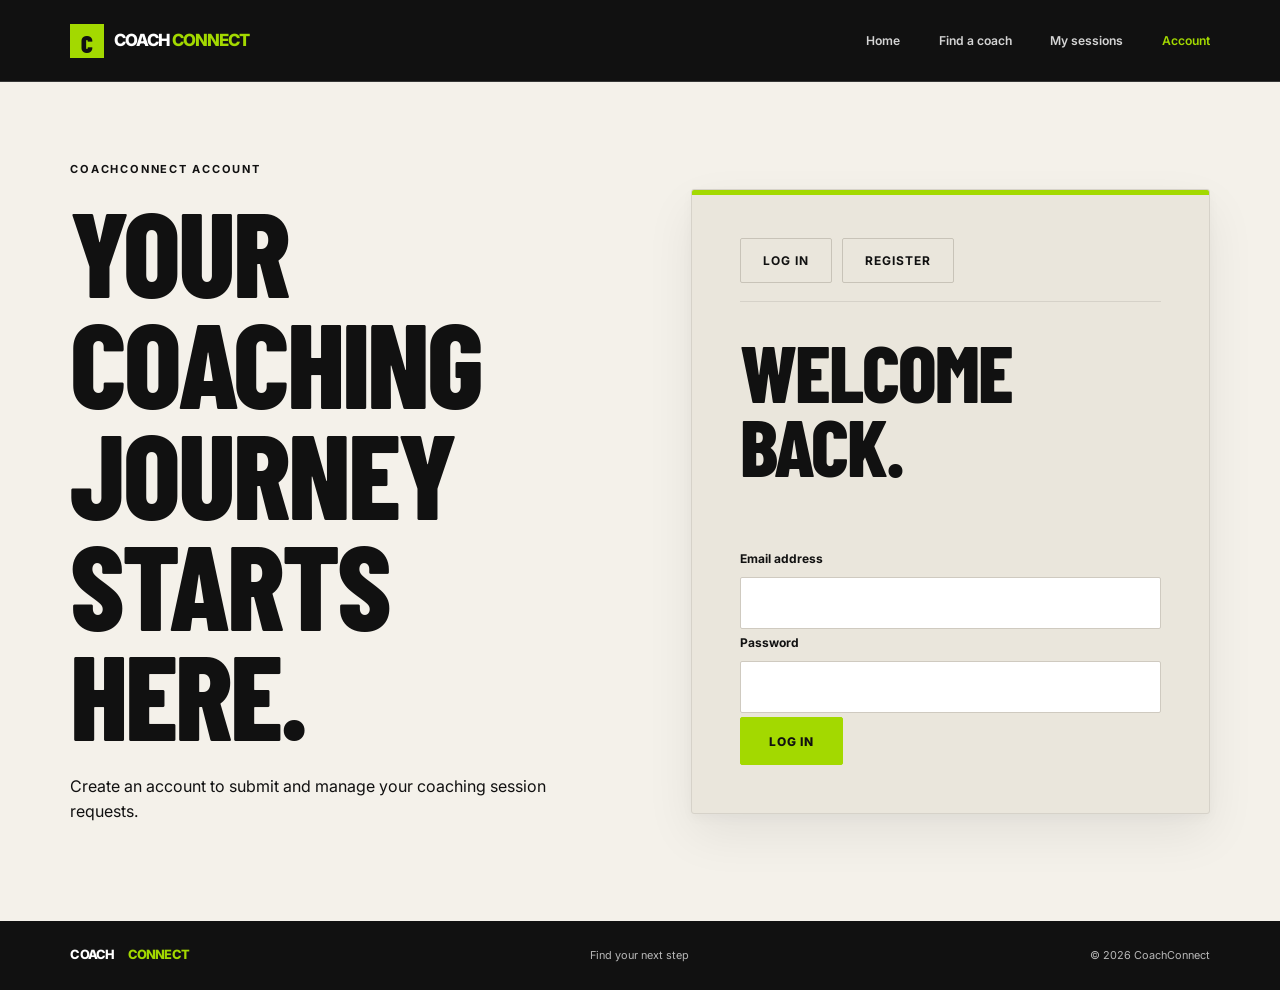
<file: html/auth.html>
<!doctype html>
<html lang="en">
<head>
  <meta charset="utf-8">
  <meta name="viewport" content="width=device-width, initial-scale=1">
  <meta name="description" content="Sign in or register for CoachConnect.">

  <title>Account | CoachConnect</title>

  <link rel="preconnect" href="https://fonts.googleapis.com">
  <link rel="preconnect" href="https://fonts.gstatic.com" crossorigin>
  <link href="https://fonts.googleapis.com/css2?family=Barlow+Condensed:wght@500;600;700;800&family=Inter:wght@400;500;600;700&display=swap" rel="stylesheet">

  <link rel="stylesheet" href="../css/style.css">
  <link rel="stylesheet" href="../css/components.css">
  <link rel="stylesheet" href="../css/pages.css">
  <link rel="stylesheet" href="../css/responsive.css">
  <script type="module" src="../js/auth.js"></script>
</head>

<body>

  <a class="skip-link" href="#main-content">Skip to content</a>

  <header class="site-header">
    <a class="logo" href="./index.html" aria-label="CoachConnect home">
      <span class="logo-mark" aria-hidden="true">C</span>
      <span>COACH<span class="logo-accent">CONNECT</span></span>
    </a>

    <nav class="primary-nav" aria-label="Main navigation">
      <a href="./index.html">Home</a>
      <a href="./find-coach.html">Find a coach</a>
      <a href="./my-sessions.html">My sessions</a> 
      <a href="./auth.html" aria-current="page">Account</a> 
    </nav>
  </header>

  <main id="main-content" class="page-shell auth-page">

    <section class="auth-intro">
      <p class="eyebrow">COACHCONNECT ACCOUNT</p>
      <h1>Your coaching journey starts here.</h1>
      <p class="page-lead">
        Create an account to submit and manage your coaching session requests.
      </p>
    </section>

    <section class="auth-card">

      <div class="auth-tabs">
        <button
          type="button"
          class="auth-tab active"
          id="show-login"
          aria-pressed="true">
          LOG IN
        </button>

        <button
          type="button"
          class="auth-tab"
          id="show-register"
          aria-pressed="false">
          REGISTER
        </button>
      </div>

      <div id="auth-message" class="notice" role="status" aria-live="polite" hidden></div>

      <form id="login-form" class="auth-form">

        <h2>Welcome back.</h2>

        <div class="form-field">
          <label for="login-email">Email address</label>
          <input
            type="email"
            id="login-email"
            name="email"
            autocomplete="email"
            required>
        </div>

        <div class="form-field">
          <label for="login-password">Password</label>
          <input
            type="password"
            id="login-password"
            name="password"
            autocomplete="current-password"
            required>
        </div>

        <button class="button button-accent" type="submit">
          LOG IN
        </button>

      </form>

      <form id="register-form" class="auth-form" hidden>

        <h2>Create your account.</h2>

        <div class="form-field">
          <label for="register-name">Full name</label>
          <input
            type="text"
            id="register-name"
            name="fullName"
            autocomplete="name"
            required>
        </div>

        <div class="form-field">
          <label for="register-email">Email address</label>
          <input
            type="email"
            id="register-email"
            name="email"
            autocomplete="email"
            required>
        </div>

        <div class="form-field">
          <label for="register-password">Password</label>
          <input
            type="password"
            id="register-password"
            name="password"
            autocomplete="new-password"
            minlength="8"
            required>
        </div>

        <button class="button button-accent" type="submit">
          CREATE ACCOUNT
        </button>

      </form>

      <!-- Logged-in account information -->
      <div id="account-panel" hidden>
        <h2>You're signed in.</h2>
        <p id="account-name"></p>

        <a class="button button-accent" href="./my-sessions.html">
          VIEW MY SESSIONS
        </a>

        <button id="logout-button" class="button button-cancel" type="button">
          LOG OUT
        </button>
      </div>

    </section>

  </main>



  <footer class="site-footer">
    <a class="footer-logo" href="./index.html">COACH<span>CONNECT</span></a>
    <p>Find your next step</p>
    <p>© 2026 CoachConnect </p>
  </footer>


</body>
</html>
</file>
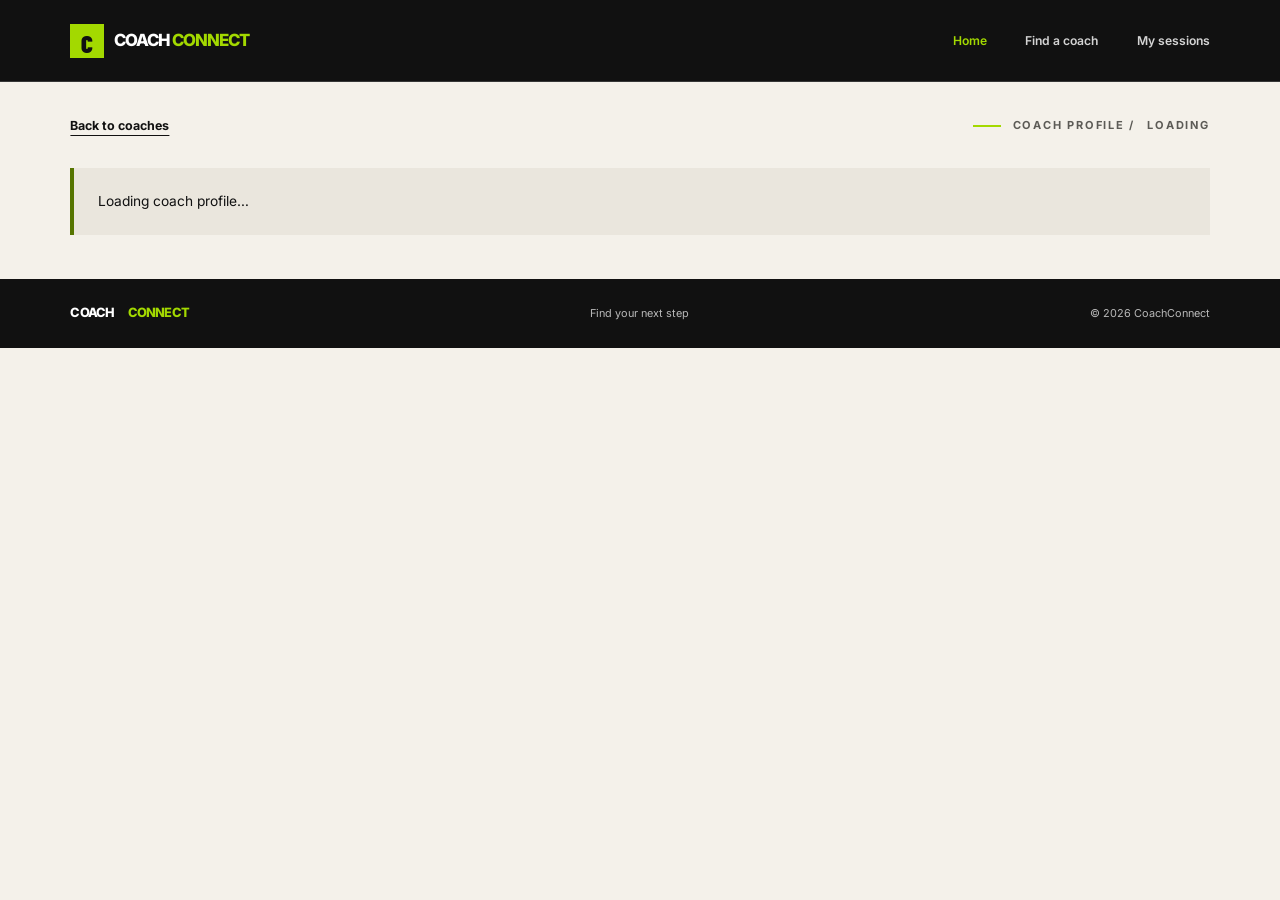
<file: html/coach-profile.html>
<!doctype html>
<html lang="en">
<head>
  <meta charset="utf-8">
  <meta name="viewport" content="width=device-width, initial-scale=1">
  <meta name="description" content="Learn more about a CoachConnect coach.">
  <title>Coach Profile | CoachConnect</title>
  <link rel="preconnect" href="https://fonts.googleapis.com">
  <link rel="preconnect" href="https://fonts.gstatic.com" crossorigin>
  <link href="https://fonts.googleapis.com/css2?family=Barlow+Condensed:wght@500;600;700;800&family=Inter:wght@400;500;600;700&display=swap" rel="stylesheet">
  <link rel="stylesheet" href="../css/style.css">
  <link rel="stylesheet" href="../css/components.css">
  <link rel="stylesheet" href="../css/pages.css">
  <link rel="stylesheet" href="../css/responsive.css">
  
  <script type="module" src="../js/main.js"></script>
  <script type="module" src="../js/coach-profile.js"></script>
 
</head>

<body>

  <a class="skip-link" href="#main-content">Skip to content</a>

    <header class="site-header">
        <a class="logo" href="./index.html" aria-label="CoachConnect home">
            <span class="logo-mark" aria-hidden="true">C</span>
            <span>COACH<span class="logo-accent">CONNECT</span></span> <!--bring CoachConnect together-->    
       </a>

        <button class="menu-toggle" type="button" aria-expanded="false" aria-controls="primary-nav">
            <span class="menu-toggle-label">Menu</span>
            <span class="menu-icon" aria-hidden="true"><span></span><span></span></span>
        </button>

        <nav id="primary-nav" class="primary-nav" aria-label="Main navigation">
            <a href="./index.html" aria-current="page" >Home</a>
            <a href="./find-coach.html">Find a coach</a>
            <a href="./my-sessions.html">My sessions</a>
        </nav>
    </header>

  

  <main id="main-content" class="profile-page">
    <div class="content-width profile-topline">
      <a class="text-link" href="./find-coach.html"> Back to coaches</a>
      <p class="eyebrow">
        <span class="eyebrow-line"></span> COACH PROFILE /
        <span id="profile-sport-label">LOADING</span>
      </p>
    </div>

    <div id="profile-status" class="content-width notice profile-status" role="status" aria-live="polite">Loading coach profile…</div>
    
    <article id="coach-profile-content" class="coach-profile-content" hidden>

      <section class="profile-hero content-width">
        <div class="profile-hero-copy">
          <p class="profile-location" id="profile-location"></p>
          <h1 id="profile-name"></h1>
          <p class="profile-focus" id="profile-focus"></p>
          <p class="profile-intro" id="profile-bio"></p>
          <div class="profile-hero-actions">
            <a class="button button-accent" id="request-session-link" href="./session-request.html">REQUEST A SESSION <span aria-hidden="true"></span></a>
            <a class="text-link" href="./find-coach.html">Compare other coaches</a>
          </div>
        </div>
        <figure class="profile-portrait">
          <img id="profile-image" alt="">
          <figcaption id="profile-image-caption"></figcaption>
        </figure>
      </section>

      <section class="profile-facts-band" aria-label="Coach overview">
        <div class="content-width profile-facts">
          <div><span>SPORT</span><strong id="profile-sport"></strong></div>
          <div><span>PLAYER LEVEL</span><strong id="profile-level"></strong></div>
          <div><span>EXPERIENCE</span><strong id="profile-experience"></strong></div>
          <div><span>SESSION RATE</span><strong id="profile-price"></strong></div>
        </div>
      </section>

      <section class="profile-details content-width">
        <div class="profile-main-column">
          <div class="profile-section-block">
            <p class="eyebrow"><span class="eyebrow-line"></span> ABOUT THE COACH</p>
            <h2>Coaching with <span id="about-name"></span>.</h2>
            <p id="profile-about"></p>
          </div>
          <div class="profile-section-block">
            <p class="eyebrow"><span class="eyebrow-line"></span> COACHING APPROACH</p>
            <h2>How sessions <span>work.</span></h2>
            <ul class="approach-list" id="profile-approach"></ul>
          </div>
        </div>

        <aside class="profile-side-column">
          <div class="profile-info-card">
            <p class="eyebrow">SESSION INFORMATION</p>
            <h3>Find the right format.</h3>
            <p id="profile-session-details"></p>
            <div class="profile-session-types" id="profile-session-types"></div>
            <div class="profile-card-divider"></div>
            <p class="profile-small-label">SUITABLE FOR</p>
            <p id="profile-suitable"></p>
            <div class="profile-card-divider"></div>
            <p class="profile-small-label">WHAT TO PREPARE</p>
            <p id="profile-preparation"></p>
            <p class="profile-rate"><strong id="profile-price-card"></strong><span> / session</span></p>
            <a class="button button-dark profile-card-button" id="request-session-card" href="./my-sessions.html">REQUEST A SESSION <span aria-hidden="true"></span></a>
          </div>
        </aside>
      </section>

      <section class="profile-demo-note">
        <div class="content-width">
          <strong>Prototype profile</strong>
          <p>This is illustrative sample content created to demonstrate CoachConnect's profile experience. Coach details, experience, prices and availability have not been independently verified. No reviews or ratings are displayed because verified review data is not yet available.</p>
        </div>
      </section>
    </article>
  </main>


  <footer class="site-footer">
    <a class="footer-logo" href="./index.html">COACH<span>CONNECT</span></a>
    <p>Find your next step</p>
    <p>© 2026 CoachConnect </p>
  </footer>
</body>
</html>
</file>
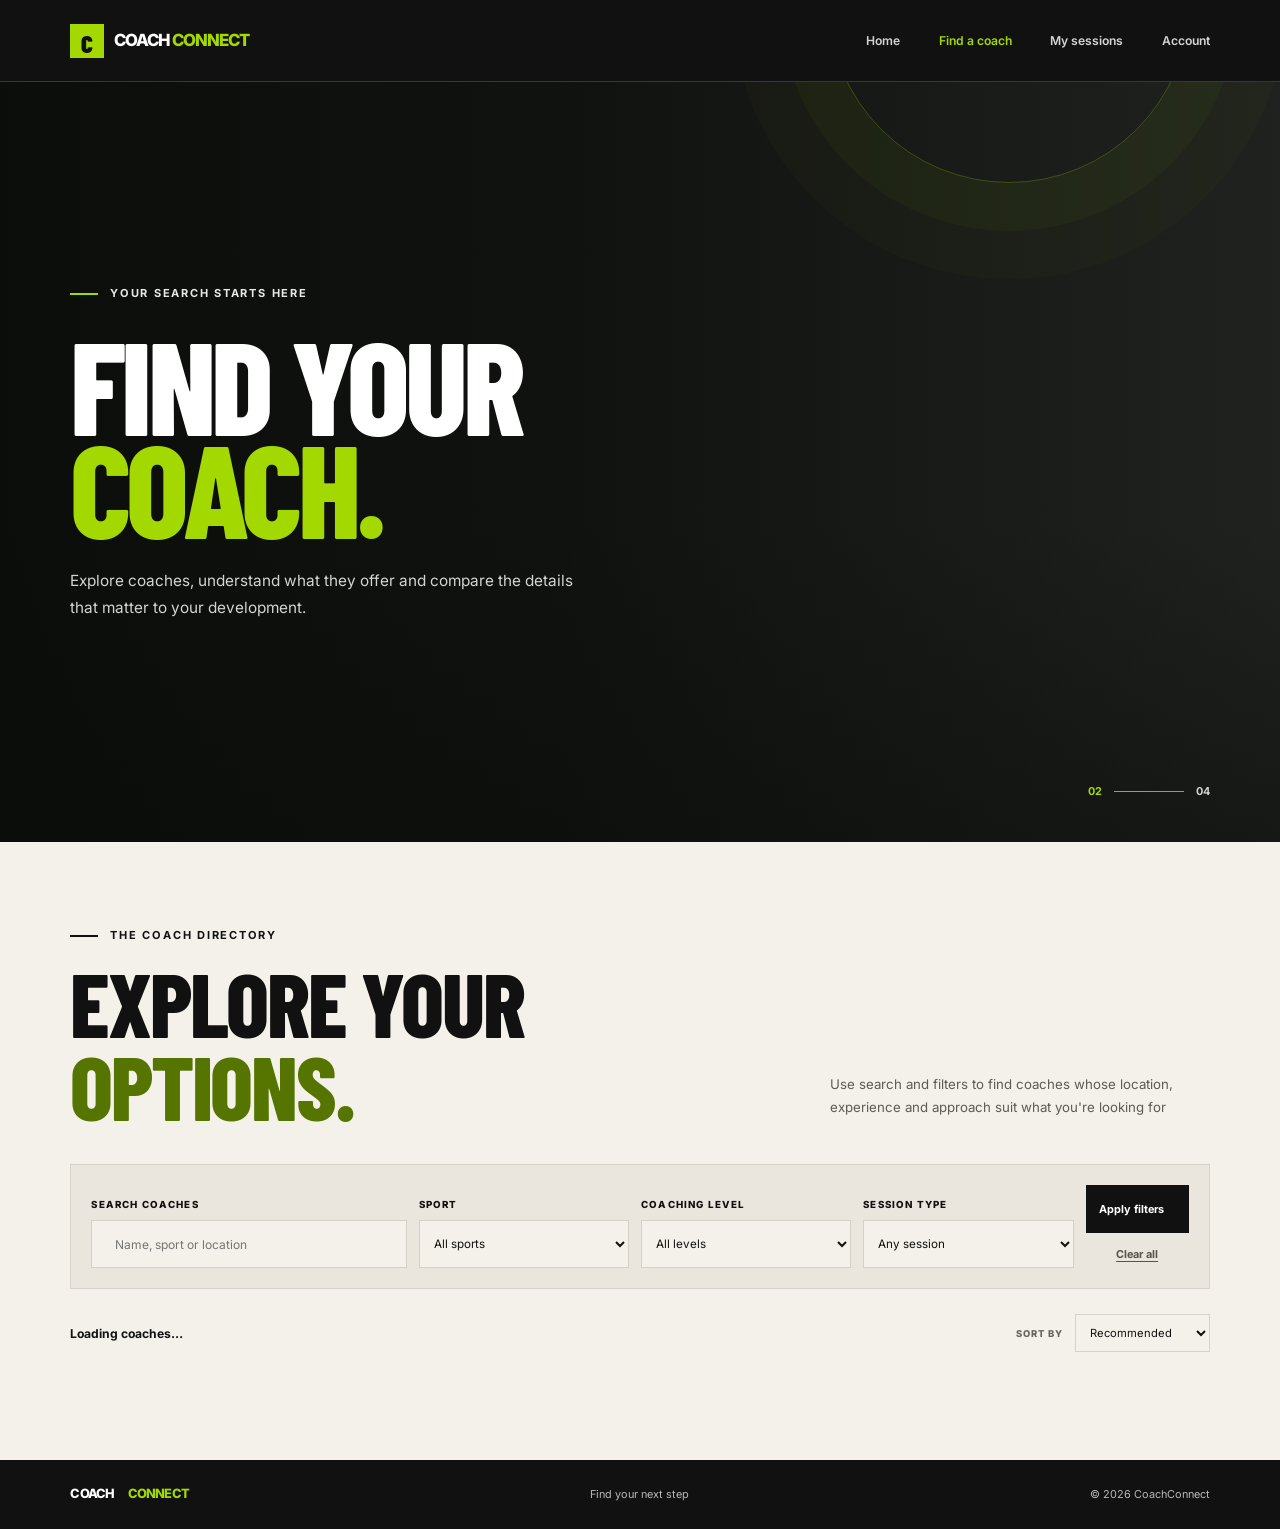
<file: html/find-coach.html>
<!doctype html>
<html lang="en">
<head>
  <meta charset="utf-8">
  <meta name="viewport" content="width=device-width, initial-scale=1">
  <meta name="description" content="Search and compare sports coaches.">
  <title>Find a Coach | CoachConnect</title>
  <link rel="preconnect" href="https://fonts.googleapis.com">
  <link rel="preconnect" href="https://fonts.gstatic.com" crossorigin>
  <link href="https://fonts.googleapis.com/css2?family=Barlow+Condensed:wght@500;600;700;800&family=Inter:wght@400;500;600;700&display=swap" rel="stylesheet">
  <link rel="stylesheet" href="../css/style.css">
  <link rel="stylesheet" href="../css/components.css">
  <link rel="stylesheet" href="../css/pages.css">
  <link rel="stylesheet" href="../css/responsive.css">
  <script type="module" src="../js/main.js"></script>
  <script type="module" src="../js/find-coaches.js"></script>
  
</head>

<body>

  <header class="site-header">
    <a class="logo" href="./index.html" aria-label="CoachConnect home"><span class="logo-mark">C</span><span>COACH<span class="logo-accent">CONNECT</span></span></a>
    <button class="menu-toggle" type="button" aria-expanded="false" aria-controls="primary-nav"><span class="menu-toggle-label">Menu</span><span class="menu-icon" aria-hidden="true"><span></span><span></span></span></button>
    <nav id="primary-nav" class="primary-nav" aria-label="Main navigation">
      <a href="./index.html">Home</a>
      <a href="./find-coach.html" aria-current="page">Find a coach</a>
      <a href="./my-sessions.html">My sessions</a>
      <a href="./auth.html" >Account</a>
    </nav>
  </header>

  <main id="main-content" class="find-page">
    <section class="find-hero"> 

       <div class="find-hero-image" aria-hidden="true"></div>
       <div class="find-hero-shade"></div>


      <div class="content-width find-hero-inner">
          <p class="eyebrow hero-eyebrow">
            <span class="eyebrow-line"></span> 
            YOUR SEARCH STARTS HERE</p>
          <h1 class="hero-title">FIND YOUR<br><span>COACH.</span></h1>
          <p class="hero-copy">Explore coaches, understand what they offer and compare the details that matter to your development.</p>
      </div>

       <div class="hero-index" aria-hidden="true"><span>02</span><span class="hero-index-line"></span><span>04</span></div>
      <!--<span class="find-hero-index" aria-hidden="true">CC / DISCOVER / 01</span> -->
    </section>

    <section class="directory-section content-width" id="coach-results" aria-labelledby="directory-title">
      <div class="directory-heading">
        <div>
          <p class="eyebrow eyebrow-dark"><span class="eyebrow-line eyebrow-line-dark"></span> THE COACH DIRECTORY</p>
          <h2 id="directory-title">EXPLORE YOUR <br><span>OPTIONS.</span></h2>
        </div>
        <p class="directory-intro">Use search and filters to find coaches whose location, experience and approach suit what you're looking for</p>
      </div>

      <form class="filter-panel" id="coach-filter-form">
        <div class="filter-search">
          <label class="filter-label" for="coach-search">SEARCH COACHES</label>
          <div class="search-input-wrap">
            <span aria-hidden="true"></span>
            <input id="coach-search" type="search" placeholder="Name, sport or location">
          </div>
        </div>
        
        <div class="filter-control">
          <label class="filter-label" for="sport-filter">SPORT</label>
          <select id="sport-filter">
            <option value="">All sports</option>
            <option>Basketball</option>
            <option>Football</option>
            <option>Tennis</option>
            <option>Swimming</option>
            <option>Athletics</option>
          </select>
        </div>

        <div class="filter-control">
          <label class="filter-label" for="level-filter">COACHING LEVEL</label>
          <select id="level-filter">
            <option value="">All levels</option>
            <option>Beginner</option>
            <option>Intermediate</option>
            <option>Advanced</option>
          </select>
        </div>

        <div class="filter-control">
          <label class="filter-label" for="session-filter">SESSION TYPE</label>
          <select id="session-filter">
            <option value="">Any session</option>
            <option>Individual</option>
            <option>Group</option>
            <option>Online</option>
          </select>
        </div>

        <div class="filter-actions">
          <button class="button button-dark filter-submit" type="submit">Apply filters <span aria-hidden="true"></span></button>
          <button class="reset-filters" type="reset">Clear all</button>
        </div>
      </form>

      <div class="results-toolbar">
        <p id="result-count" class="result-count" aria-live="polite">Loading coaches…</p>
        <label class="sort-control" for="sort-coaches">
          <span>SORT BY</span>
          <select id="sort-coaches">
            <option value="recommended">Recommended</option>
            <option value="price-low">Price: low to high</option>
            <option value="price-high">Price: high to low</option>
            <option value="name">Name: A to Z</option>
          </select>
        </label>
      </div>

      
      <div class="directory-horizontal-viewport">
        <div
          id="coach-grid"
          class="directory-grid"
          aria-live="polite"
          aria-busy="true"
        ></div>
      </div>
      
      <div id="empty-state" class="empty-state" hidden>
        <span class="empty-state-mark">?</span>
        <h3>NO COACHES FOUND.</h3>
        <p>Try changing your search or clearing one of your filters.</p>
        <button class="button button-dark" id="empty-reset" type="button">Clear filters</button>
      </div>

      <aside class="compare-tray" id="compare-tray" aria-label="Coach comparison" hidden>
        <div class="compare-tray-copy">
          <span class="compare-tray-label">YOUR SHORTLIST</span>
          <strong id="compare-count">0 coaches selected</strong>
        </div>

        <div class="compare-tray-names" id="compare-names"></div>
      
        <button class="button button-accent" id="compare-button" type="button" disabled>Compare coaches 
          <span aria-hidden="true"></span>
        </button>

        <button class="compare-clear" id="compare-clear" type="button">Clear</button>
      </aside>
    </section>

    <section class="compare-panel content-width" id="comparison-panel" hidden aria-labelledby="comparison-title">
      <div class="comparison-heading">
        <div>
          <p class="eyebrow eyebrow-dark"><span class="eyebrow-line eyebrow-line-dark"></span> SIDE-BY-SIDE VIEW</p>
          <h2 id="comparison-title">COMPARE YOUR<br><span>SHORTLIST.</span></h2>
        </div>
        <button class="comparison-close" id="close-comparison" type="button">Close comparison </button>
      </div>

      <div id="comparison-content" class="comparison-content"></div>
      <p class="sample-note">All coach details and prices are illustrative sample content. Credentials have not been independently verified. </p>
    </section>
  </main>

 
  
  <footer class="site-footer">
    <a class="footer-logo" href="./index.html">COACH<span>CONNECT</span></a>
    <p>Find your next step</p>
    <p>© 2026 CoachConnect </p>
  </footer>
</body>

</html>
</file>
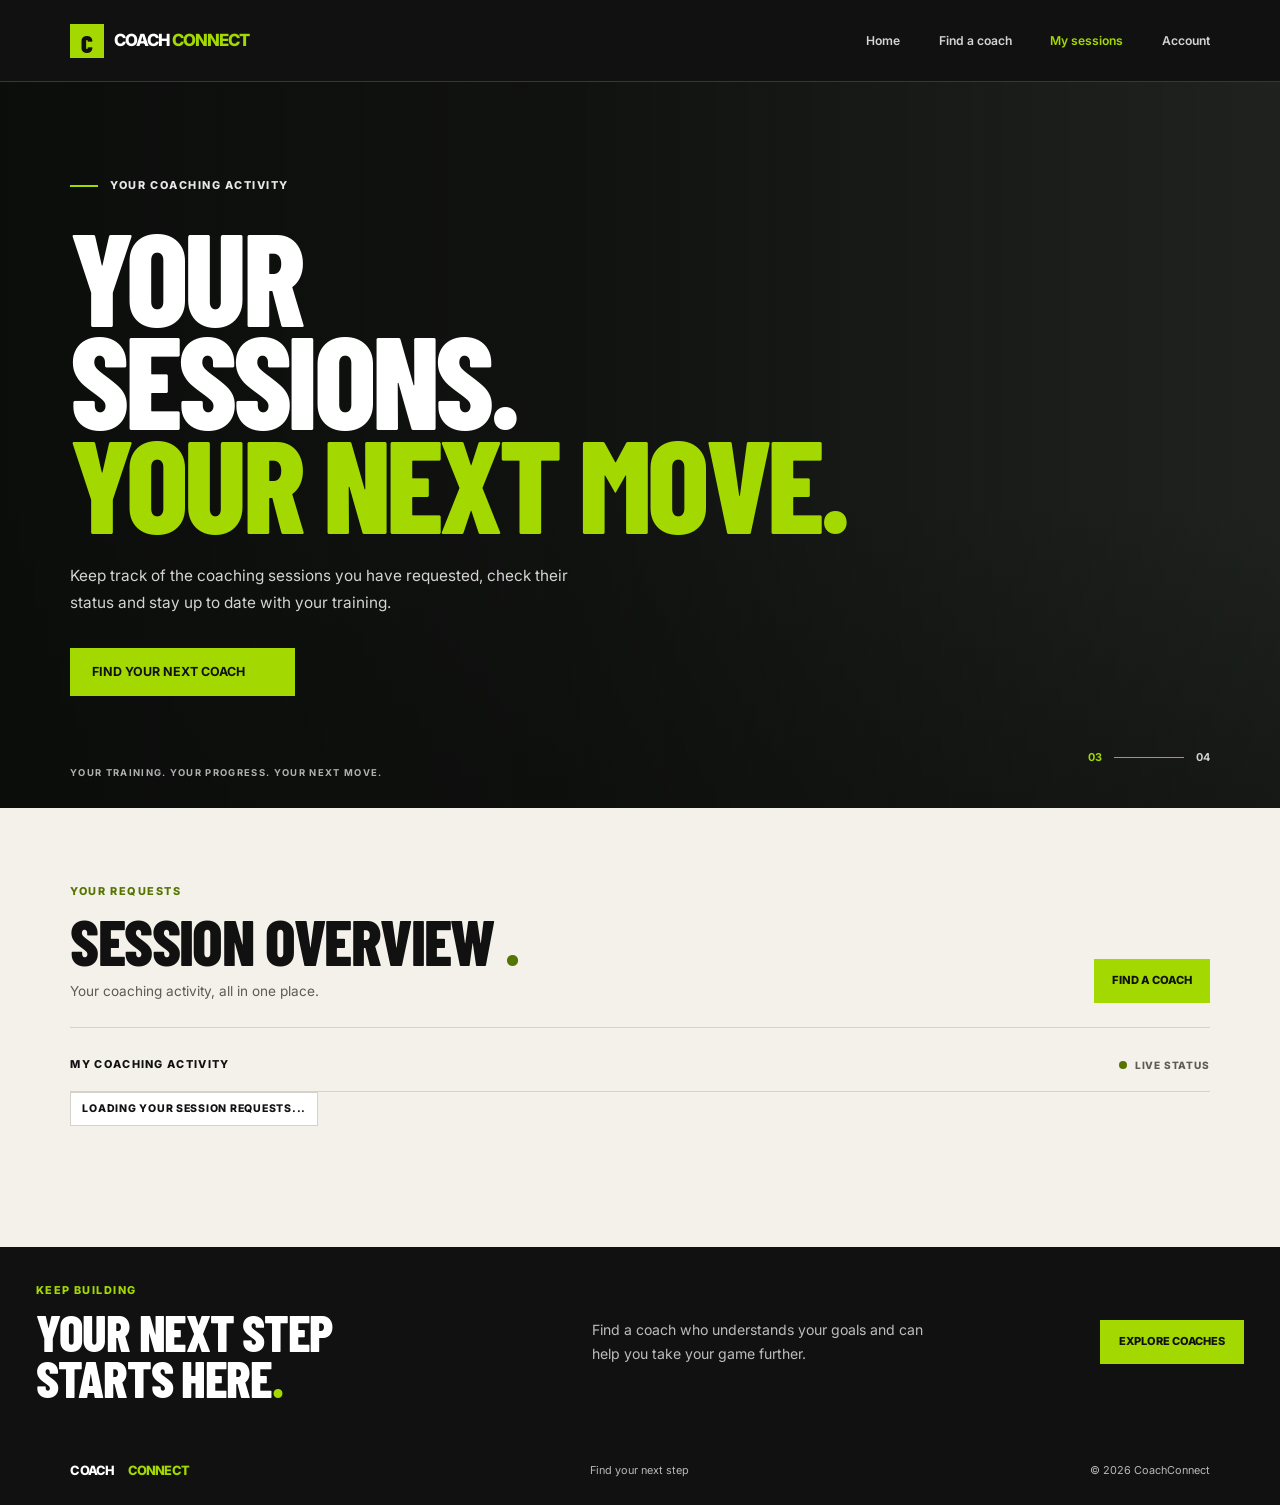
<file: html/my-sessions.html>
<!doctype html>
<html lang="en">
<head>
  <meta charset="utf-8">
  <meta name="viewport" content="width=device-width, initial-scale=1">
  <meta name="description" content="View your CoachConnect session requests.">
  <title>My Sessions | CoachConnect</title>
  <link rel="preconnect" href="https://fonts.googleapis.com">
  <link rel="preconnect" href="https://fonts.gstatic.com" crossorigin>
  <link href="https://fonts.googleapis.com/css2?family=Barlow+Condensed:wght@500;600;700;800&family=Inter:wght@400;500;600;700&display=swap" rel="stylesheet">
  <link rel="stylesheet" href="../css/style.css">
  <link rel="stylesheet" href="../css/components.css">
  <link rel="stylesheet" href="../css/pages.css">
  <link rel="stylesheet" href="../css/responsive.css">
  <script type="module" src="../js/main.js"></script>
  <script type="module" src="../js/my-sessions.js"></script>
</head>

<body>

  <a class="skip-link" href="#main-content">Skip to content</a>

    <header class="site-header">
        <a class="logo" href="./index.html" aria-label="CoachConnect home">
            <span class="logo-mark" aria-hidden="true">C</span>
            <span>COACH<span class="logo-accent">CONNECT</span></span> <!--bring CoachConnect together-->    
       </a>

        <button class="menu-toggle" type="button" aria-expanded="false" aria-controls="primary-nav">
            <span class="menu-toggle-label">Menu</span>
            <span class="menu-icon" aria-hidden="true"><span></span><span></span></span>
        </button>

        <nav id="primary-nav" class="primary-nav" aria-label="Main navigation">
            <a href="./index.html" >Home</a>
            <a href="./find-coach.html">Find a coach</a>
            <a href="./my-sessions.html" aria-current="page">My sessions</a>
            <a href="./auth.html" >Account</a>
        </nav>
    </header>

  
  <main id="main-content" class="page-shell my-sessions-page">
    <section class="sessions-hero" aria-labelledby="sessions-page-title">
      <div class="sessions-hero-image" role="img"
        aria-label="Athlete training on a sports court">
      </div>

      <div class="sessions-hero-shade"></div>

      <div class="sessions-hero-content content-width">
        <p class="eyebrow sessions-hero-eyebrow">
          <span class="eyebrow-line"></span>
          YOUR COACHING ACTIVITY
        </p>
        <h1 id="sessions-page-title" class="sessions-hero-title">
          YOUR <br>
          SESSIONS.<br>
          <span>YOUR NEXT MOVE.</span>
        </h1>
        <p class="sessions-hero-copy">
          Keep track of the coaching sessions you have requested, check their status and stay up to date with your training.
        </p>

        <div class="sessions-hero-actions">
            <a class="button button-accent"
               href="./find-coach.html">
                FIND YOUR NEXT COACH
                <span aria-hidden="true"></span>
            </a>
        </div>
      </div>

      <div class="hero-index" aria-hidden="true">
        <span>03</span>
        <span class="hero-index-line"></span>
        <span>04</span>
      </div>

      <p class="hero-location">
        YOUR TRAINING. YOUR PROGRESS. YOUR NEXT MOVE.
      </p>


    </section>
    
   
    <section class="sessions-section" aria-labelledby="sessions-heading">
      <div class="sessions-section-heading">
        <div>
          <p class="eyebrow">YOUR REQUESTS</p>
          <h2 id="sessions-heading">SESSION OVERVIEW <span>.</span></h2>
          <p class="sessions-section-description">
            Your coaching activity, all in one place.
          </p>
        </div>

        <a class="sessions-find-link" href="./find-coach.html">
          FIND A COACH
        </a>
      </div>

      <div class="sessions-panel-top">
        <span class="sessions-panel-label">MY COACHING ACTIVITY</span>
        <span class="sessions-panel-indicator">
          <span></span>LIVE STATUS
        </span>
      </div>

      <div id="sessions-status" class="session-status notice" role="status" aria-live="polite">
        Loading your session requests...
      </div>

      <div id="sessions-list" class="sessions-list"></div>
    </section>

    
  </main>

  <section class="sessions-next-step">
    <div>
      <p class="eyebrow">KEEP BUILDING</p>
      <h2>YOUR NEXT STEP<br>STARTS HERE<span>.</span></h2>
    </div>

    <p>
      Find a coach who understands your goals and can help
      you take your game further.
    </p>

    <a class="button button-dark" href="./find-coach.html">
      EXPLORE COACHES
    </a>
  </section>

  

  <footer class="site-footer">
    <a class="footer-logo" href="./index.html">COACH<span>CONNECT</span></a>
    <p>Find your next step</p>
    <p>© 2026 CoachConnect </p>
  </footer>
</body>
</html>
</file>
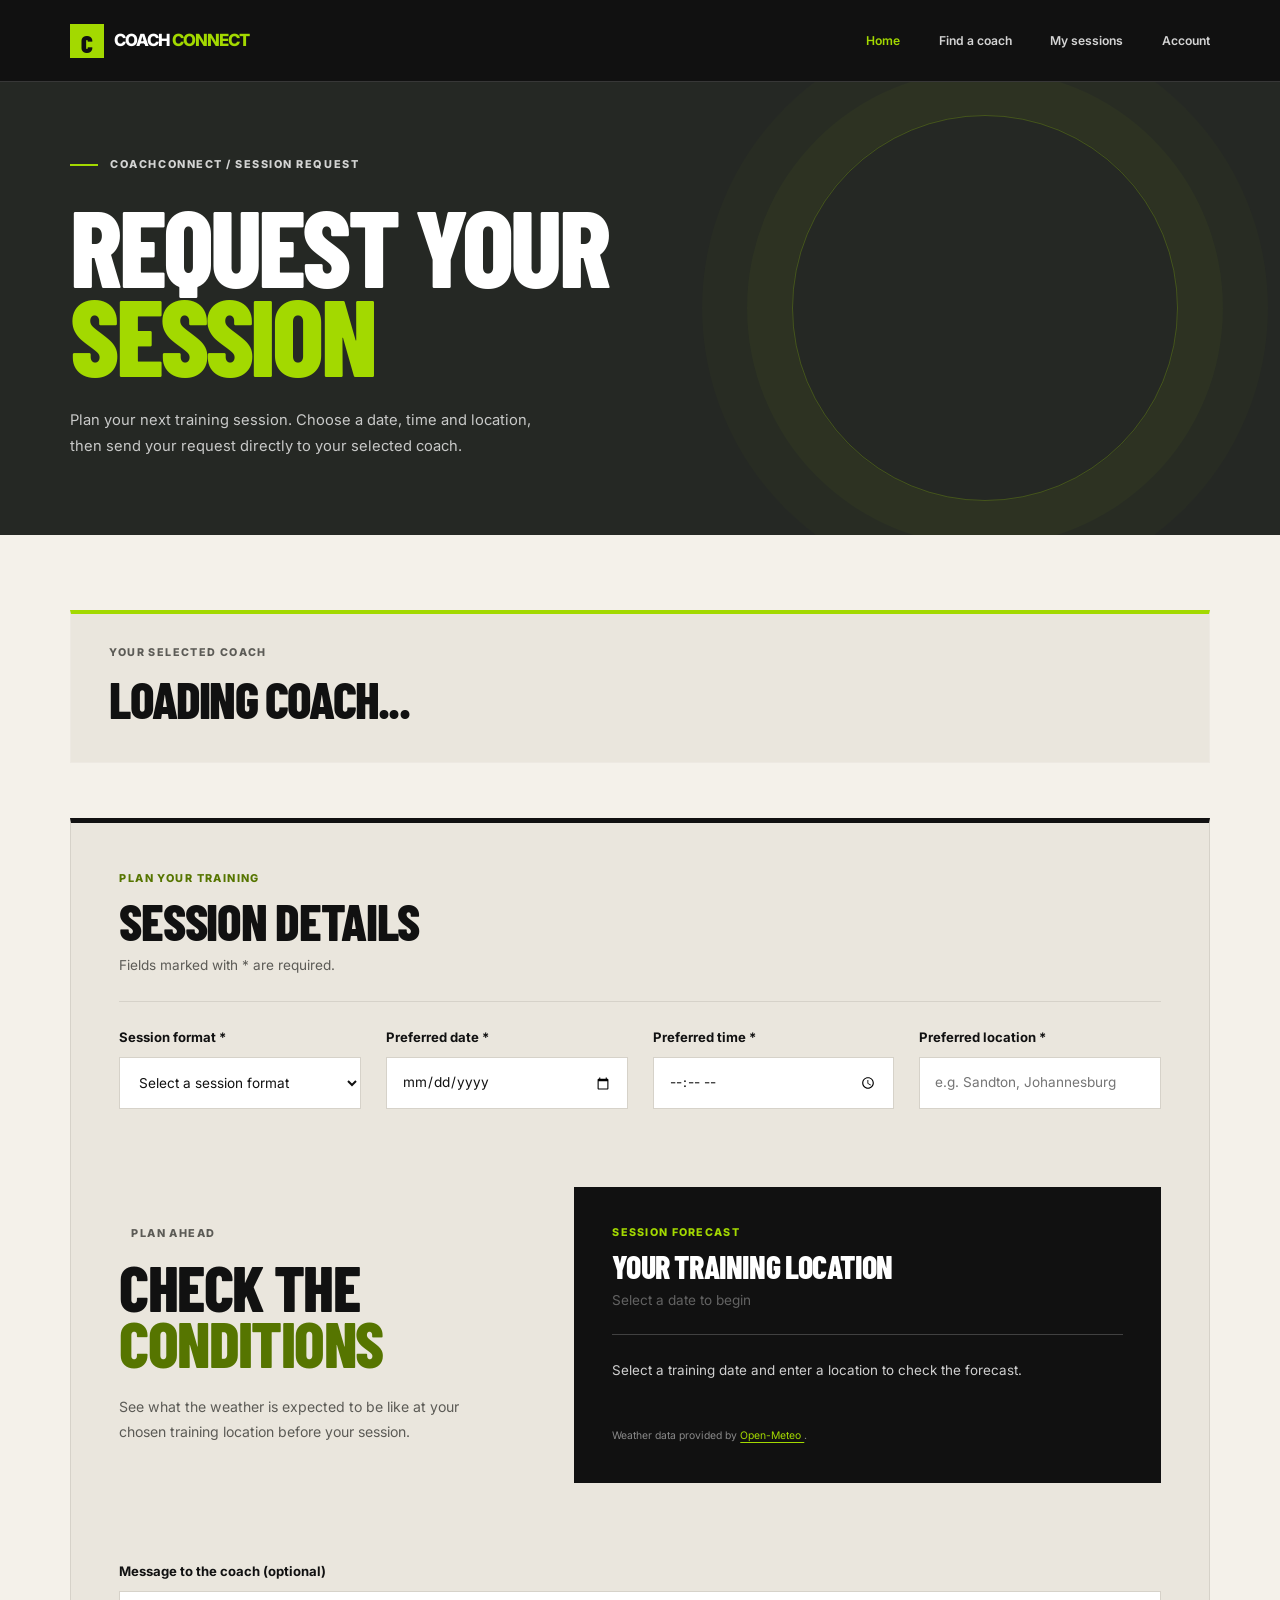
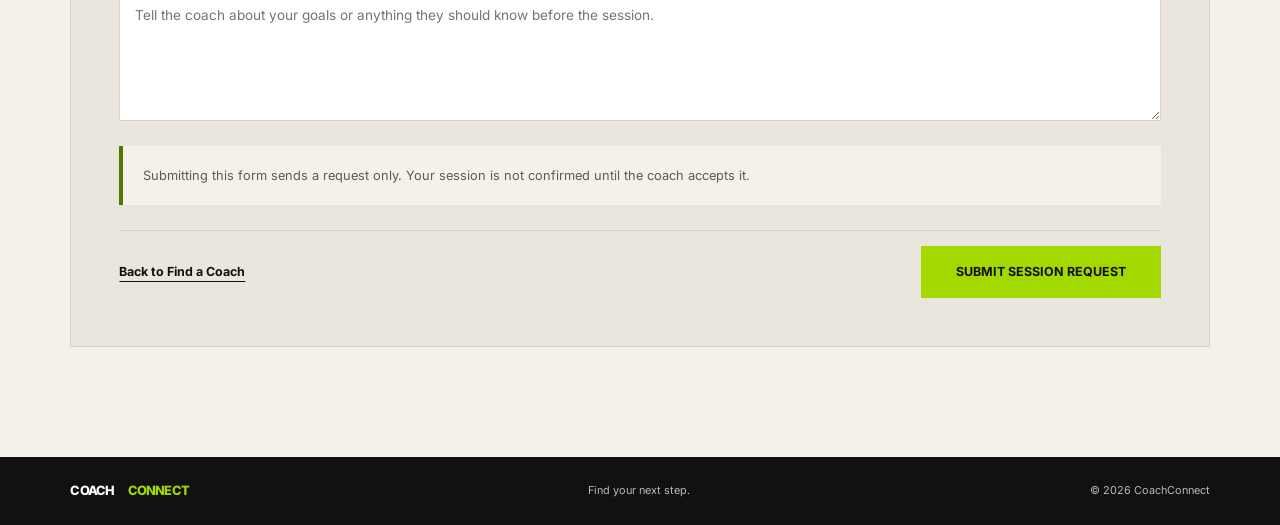
<file: html/session-request.html>
<!DOCTYPE html>
<html lang="en">
<head>
    <meta charset="UTF-8">
    <meta name="viewport" content="width=device-width, initial-scale=1.0">
    <title>Request a Session | CoachConnect</title>
    <link rel="preconnect" href="https://fonts.googleapis.com">
    <link rel="preconnect" href="https://fonts.gstatic.com" crossorigin>
    <link href="https://fonts.googleapis.com/css2?family=Barlow+Condensed:wght@500;600;700;800&family=Inter:wght@400;500;600;700&display=swap" rel="stylesheet">
    <link rel="stylesheet" href="../css/style.css">
    <link rel="stylesheet" href="../css/components.css">
    <link rel="stylesheet" href="../css/pages.css">
    <link rel="stylesheet" href="../css/responsive.css">
    <script type="module" src="../js/session-request.js"></script>
</head>

<body>
  <a class="skip-link" href="#main-content">Skip to content</a>

  <header class="site-header">
    <a class="logo" href="./index.html" aria-label="CoachConnect home">
      <span class="logo-mark" aria-hidden="true">C</span>
      <span>COACH<span class="logo-accent">CONNECT</span></span> <!--bring CoachConnect together-->    
    </a>

    <button class="menu-toggle" type="button" aria-expanded="false" aria-controls="primary-nav">
      <span class="menu-toggle-label">Menu</span>
      <span class="menu-icon" aria-hidden="true"><span></span><span></span></span>
    </button>

    <nav id="primary-nav" class="primary-nav" aria-label="Main navigation">
      <a href="./index.html" aria-current="page" >Home</a>
      <a href="./find-coach.html">Find a coach</a>
      <a href="./my-sessions.html">My sessions</a>
      <a href="./auth.html">Account</a> 
    </nav>
  </header>

  <main id="main-content" class="session-request-page">

    <section id="request-content" class="request-content">

      <section class="request-hero">
        <div class="session-request-heading">
          <p class="eyebrow">
            <span class="eyebrow-line"></span>
            COACHCONNECT / SESSION REQUEST
          </p>
          <h1>REQUEST YOUR <br><span>SESSION</span></h1>
          <p>
            Plan your next training session. Choose a date, time and location,
            then send your request directly to your selected coach.
          </p>
        </div>
      </section>

      <p id="request-status" class="request-status" role="status" hidden></p>

      <section class="request-coach-section" aria-label="Selected Coach"> 
        <div class="request-coach-summary">
          <div class="request-coach-information">
            <p class="eyebrow">YOUR SELECTED COACH</p>
            <h2 id="request-coach-name">Loading coach...</h2>
            <p id="request-coach-details"></p>
          </div>

          <div class="request-coach-pricing">
            <p id="request-coach-price"></p>
          </div>

        </div>

      </section>

      <section class="request-layout">

        <form id="session-request-form" class="session-request-form">
          <div class="form-heading">
            <p class="eyebrow">PLAN YOUR TRAINING</p>
            <h2>Session details</h2>
            <p>Fields marked with * are required.</p>
          </div>

          <div class="form-field">
            <label for="session-type">Session format *</label>
            <select id="session-type" name="sessionType" required>
              <option value="">Select a session format</option>
            </select>
          </div>

          <div class="form-field">
            <label for="session-date">Preferred date *</label>
            <input id="session-date" name="date" type="date" required>
          </div>

          <div class="form-field">
            <label for="session-time">Preferred time *</label>
            <input id="session-time" name="time" type="time" required>
          </div>

          <div class="form-field">
            <label for="session-location">Preferred location *</label>
            <input
              id="session-location"
              name="location"
              type="text"
              placeholder="e.g. Sandton, Johannesburg"
              required>
          </div>

          <section class="training-weather" aria-labelledby="training-weather-heading"> 

            <div class="weather-heading">
              <p class="eyebrow">
                <span class="eyebrow-line-dark"></span>
                PLAN AHEAD
              </p>
              <h3 id="training-weather-heading">CHECK THE <br><span>CONDITIONS</span></h3>
              <p>
                See what the weather is expected to be like at your chosen
                training location before your session.
              </p>
            </div>
            
            <div class="weather-panel" aria-live="polite" aria-atomic="true">
              
              <div class="weather-location">
                <p class="eyebrow">SESSION FORECAST</p>
                <h3 id="training-weather-location">Your training location</h3>
                <p id="training-weather-date">Select a date to begin</p>
              </div>

              <p id="training-weather-status" class="weather-message" role="status" >
                Select a training date and enter a location to check the forecast. 
              </p>

              <div id="training-weather-result" class="weather-content" hidden>
                <div class="weather-main">
                  <p id="training-weather-description">Weather conditions</p>
                  <p class="weather-temperature">
                    <span id="training-weather-temperature">--</span>
                    <span>°C</span>
                  </p>
                  <p>Average forecast temperature</p>
                </div>

                <div class="weather-details">
                  <div>
                    <span class="weather-detail-label">MINIMUM TEMP.</span>
                    <strong id="training-weather-min">--</strong>
                  </div>

                  <div>
                    <span class="weather-detail-label">MAXIMUM TEMP.</span>
                    <strong id="training-weather-max">--</strong>
                  </div>

                  <div>
                    <span class="weather-detail-label">RAIN CHANCE</span>
                    <strong id="training-weather-rain-chance">--</strong>
                  </div>

                  <div>
                    <span class="weather-detail-label">RAINFALL</span>
                    <strong id="training-weather-rain">--</strong>
                  </div>

                  <div>
                    <span class="weather-detail-label">MAX. WIND</span>
                    <strong id="training-weather-wind">--</strong>
                  </div>

                </div>

                <p id="training-weather-advice" class="weather-advice"></p>

              </div>

              <p class="weather-credit">
                Weather data provided by
                <a href="https://open-meteo.com/" target="_blank" rel="noopener noreferrer">
                  Open-Meteo
                </a>.
              </p>

            </div>

          </section>

          <div class="form-field request-message-field">
            <label for="session-message">Message to the coach (optional)</label>
            <textarea
              id="session-message"
              name="message"
              rows="4"
              placeholder="Tell the coach about your goals or anything they should know before the session."
            ></textarea>
          </div>

          <p class="request-disclaimer">
            Submitting this form sends a request only. Your session is not
            confirmed until the coach accepts it.
          </p>

          <div class="request-form-actions">
            <a class="text-link" href="./find-coach.html">
              Back to Find a Coach
            </a>

            <button class="button button-accent" type="submit">
              SUBMIT SESSION REQUEST
            </button>
          </div>
        </form>
      </section>

    </section>

    <section id="request-confirmation" class="request-confirmation" hidden>
      <p class="eyebrow">REQUEST SUBMITTED</p>
      <h2>Your request has been recorded.</h2>
      <p id="confirmation-message"></p>
      <span class="request-pending-label">PENDING</span>
      <p>
        This is not a confirmed booking. The coach must review and accept
        your request first.
      </p>
      <a class="button button-accent" href="./my-sessions.html">
        VIEW MY SESSIONS
      </a>
      <a class="text-link" href="./find-coach.html">Find another coach</a>
    </section>
  </main>

  <footer class="site-footer">
    <a class="footer-logo" href="./index.html">COACH<span>CONNECT</span></a>
    <p>Find your next step.</p>
    <p>© 2026 CoachConnect</p>
  </footer>
</body>
</html>
</file>
<file: css/style.css>
:root {
  color-scheme: light;
  --color-ink: #111111;
  --color-paper: #F4F1EA;
  --color-accent: #A3D900;
  --color-accent-dark: #567500;
  --color-muted: #5C5B56;
  --color-line: #D6D2C9;
  --color-white: #FFFFFF;

  --font-heading: "Barlow Condensed", Impact, sans-serif;
  --font-body: "Inter", Arial, sans-serif;

  --content-width: 1200px;
  --page-gutter: clamp(20px, 5.5vw, 84px);

  --space-1: 8px;
  --space-2: 16px;
  --space-3: 24px;
  --space-4: 32px;
  --space-5: 48px;
  --space-6: 64px;
  --space-7: 88px;
  --space-8: 112px;

  --focus-ring: 3px solid #567500;
}

/* GLOBAL RESET */
* {
    box-sizing: border-box;
}

html {
    scroll-behavior: smooth;
    scroll-padding-top: 90px;
}

body{
    margin: 0;
    background: var(--color-paper);
    color: var(--color-ink);
    font-family: var(--font-body);
    line-height: 1.6;
    font-size: 16px;
    -webkit-font-smoothing: antialiased;
}


/* GLOBAL ELEMENTS */
img {
    display: block;
    max-width: 100%;
}

a { 
    color: inherit; 
}

button, input, select {
    font: inherit;
}

button, a {
    -webkit-tap-highlight-color: transparent;
}

/* ACCESSIBILITY */
a:focus-visible,
button:focus-visible,
input:focus-visible,
select:focus-visible {
  outline: var(--focus-ring);
  outline-offset: 4px;
}

.skip-link {
  position: absolute;
  top: 8px;
  left: 8px;
  z-index: 1000;
  padding: 10px 14px;
  background: var(--color-accent);
  color: var(--color-ink);
  font-weight: 700;
  transform: translateY(-150%);
}
.skip-link:focus { 
    transform: translateY(0); 
}

/* TYPOGRAPHY */
h1, h2, h3, p { margin-top: 0; }

h1, h2, h3 {
  font-family: var(--font-heading);
  font-weight: 800;
  text-transform: uppercase;
  line-height: .92;
  letter-spacing: -.025em;
}

h1 { font-size: clamp(4.2rem, 9.4vw, 9.1rem); }
h2 { font-size: clamp(3.4rem, 6.3vw, 6.3rem); }
h3 { font-size: 2rem; }


/* GLOBAL LAYOUT */
.content-width {
  width: min(var(--content-width), calc(100% - (var(--page-gutter) * 2)));
  margin-inline: auto;
}
</file>
<file: css/components.css>
.button {
  display: inline-flex;
  min-height: 52px;
  align-items: center;
  justify-content: center;
  gap: 28px;
  padding: 14px 20px;
  border: 0;
  border-radius: 0;
  font-size: .78rem;
  font-weight: 700;
  text-decoration: none;
  transition: 
  background-color .2s ease, 
  color .2s ease, 
  transform .2s ease;
}

.button:hover { 
    transform: translateY(-2px); 
}

.button-accent { 
    background: var(--color-accent); 
    color: var(--color-ink); 
}

.button-accent:hover { 
    background: #B8F000; 
}

.button-dark { 
    background: var(--color-ink); 
    color: var(--color-white); 
}

.button-dark:hover { 
    background: #343434; 
}

.eyebrow {
  display: flex;
  align-items: center;
  gap: 12px;
  margin: 0 0 18px;
  font-size: .69rem;
  font-weight: 700;
  letter-spacing: .16em;
  line-height: 1.4;
  text-transform: uppercase;
}

.eyebrow-line {
  display: inline-block;
  width: 28px;
  height: 2px;
  flex: 0 0 auto;
  background: var(--color-accent);
}

.eyebrow-line-dark { 
    background: var(--color-ink); 
}
.eyebrow-dark { 
    color: var(--color-ink); 
}

.text-link {
  display: inline-flex;
  align-items: center;
  gap: 12px;
  font-size: .78rem;
  font-weight: 700;
  text-decoration-thickness: 1px;
  text-underline-offset: 5px;
}
.text-link-light { color: var(--color-white); }

/* Header and navigation */
.site-header { 
    min-height: 82px; 
    padding: 14px var(--page-gutter); 
    display: flex; 
    align-items: center; 
    justify-content: space-between; 
    border-bottom: 1px solid rgba(255, 255, 255,.16);
    position: relative;
    z-index: 20;
    gap: 30px;
    background: var(--color-ink);
    color: var(--color-white);
}

.logo, .footer-logo { 
    font-weight: 800; 
    letter-spacing: -.06em; 
    text-decoration: none; 
    font-size: 1.05rem; 
    display: inline-flex;
    align-items: center;
    gap: 10px;
    color: inherit;
}

.logo-mark {
  display: grid;
  width: 34px;
  height: 34px;
  place-items: center;
  background: var(--color-accent);
  color: var(--color-ink);
  font-family: var(--font-heading);
  font-size: 1.55rem;
  font-weight: 900;
  letter-spacing: 0;
}

.logo-accent, 
.footer-logo span { 
    color: var(--color-accent); 
    margin-left: 3px; 
}

.primary-nav { 
    display: flex; 
    gap: clamp(20px, 3vw, 42px);
    align-items:center;
}

.primary-nav a { 
    text-decoration: none; 
    font-size: .76rem; 
    font-weight: 600; 
    color: rgba(255, 255, 255,.82);
    transition: color .2s ease;
}

.primary-nav a:hover, 
.primary-nav a[aria-current="page"] { 
    color: var(--color-accent); 
}

.primary-nav .nav-cta {
  display: inline-flex;
  min-height: 42px;
  align-items: center;
  gap: 18px;
  padding: 10px 14px;
  background: var(--color-accent);
  color: var(--color-ink);
}
.primary-nav .nav-cta:hover { 
    background: #B8F000; 
    color: var(--color-ink); 
}

.menu-toggle { 
    display: none; 
    border: 0; 
    background: transparent; 
    padding: 8px 0 8px 12px; 
    font: inherit; 
    align-items: center;
    min-height: 44px;
    gap: 12px;
    color: var(--color-white);
    font-size: .8rem;
    font-weight: 700;
}

.menu-icon { 
    display: grid; 
    gap: 5px; 
}

.menu-icon span { 
    display: block; 
    width: 22px; 
    height: 2px; 
    background: var(--color-accent); 
}

.site-footer {
  display: flex;
  align-items: center;
  justify-content: space-between;
  gap: 20px;
  padding: 24px var(--page-gutter);
  background: var(--color-ink);
  color: rgba(255,255,255,.7);
}

.footer-logo { 
    color: var(--color-white); 
    font-size: .8rem; 
}

.site-footer p { 
    margin: 0; 
    font-size: .68rem; 
}

/* Loading and notification messages */
.notice {
  margin-bottom: 25px;
  padding: 20px 22px;
  background: #EAE6DD;
  border-left: 3px solid var(--color-accent);
  color: var(--color-ink);
  font-size: .8rem;
  line-height: 1.7;
}

.notice:empty {
  display: none;
}


.session-status {
  display: inline-block;
  padding: 8px 12px;
  border-radius: 0;
  font-size: .59rem;
  font-weight: 800;
  letter-spacing: .1em;
  text-transform: uppercase;
}

.status-pending {
  background: #F2E4C8;
  color: #79520C;
}

.status-accepted {
  background: #DCE8C6;
  color: #405D12;
}

.status-declined {
  background: #EBD8D4;
  color: #8B352B;
}

.status-cancelled {
  background: #DDDAD3;
  color: #55534D;
}

.button-cancel {
  grid-column: 1 / -1;
  justify-self: start;
  padding: 11px 18px;
  border: 1px solid #b83b3b;
  background: transparent;
  color: #a12d2d;
  cursor: pointer;
  font: inherit;
  font-size: 0.85rem;
  font-weight: 700;
  transition: background 0.2s ease, color 0.2s ease;
}

.button-cancel:hover {
  background: #a12d2d;
  color: #ffffff;
}

.button-cancel:focus-visible {
  outline: 2px solid var(--color-ink);
  outline-offset: 3px;
}

/* Individual form fields */
.form-field {
  min-width: 0;
  display: grid;
  gap: 9px;
}

.form-field label {
  font-size: .82rem;
  font-weight: 700;
}

.form-field input,
.form-field select,
.form-field textarea {
  width: 100%;
  min-height: 52px;
  padding: 13px 15px;
  border: 1px solid var(--color-line);
  border-radius: 0;
  background: var(--color-white);
  color: var(--color-ink);
  font: inherit;
  font-size: .85rem;
}

.form-field textarea {
  min-height: 130px;
  resize: vertical;
}

.form-field input:focus-visible,
.form-field select:focus-visible,
.form-field textarea:focus-visible {
  outline: var(--focus-ring);
  outline-offset: 3px;
}

/* How it works */
.how-section { 
  padding-block: 105px; 
  background: var(--color-ink); 
  color: var(--color-white); 
}

.how-layout { 
  display: grid; 
  grid-template-columns: .9fr 1.1fr; 
  gap: clamp(50px, 9vw, 140px); 
}

.how-intro h2 { margin: 0 0 24px; }

.how-intro h2 span { color: var(--color-accent); }

.how-intro > p:not(.eyebrow) { 
  max-width: 390px; 
  margin-bottom: 10px; 
  color: rgba(255,255,255,.7); 
  font-size: .88rem; 
  line-height: 1.8; 
}

.how-intro .button { margin-top: 24px; }

.steps-list { border-top: 1px solid rgba(255,255,255,.25); }

.step-item {
  display: grid;
  grid-template-columns: 48px 1fr 24px;
  align-items: start;
  gap: 18px;
  padding: 25px 0;
  border-bottom: 1px solid rgba(255,255,255,.25);
}

.step-number { 
  padding-top: 5px; 
  color: var(--color-accent); 
  font-size: .72rem; 
  font-weight: 700; 
}

.step-item h3 { 
  margin: 0 0 7px; 
  font-size: 1.75rem;
}

.step-item p { 
  max-width: 440px; 
  margin: 0; 
  color: rgba(255,255,255,.67); 
  font-size: .77rem; 
  line-height: 1.7; 
}

.step-arrow { 
  color: var(--color-accent); 
  font-size: 1.15rem; 
}
</file>
<file: css/pages.css>
.hero { 
    min-height: min(760px, calc(100svh - 82px));; 
    position: relative;
    display: flex;
    overflow: hidden;
    background:#252824 ;
    color: var(--color-white);
    align-items: center;
}

.hero-image, .hero-shade {
  position: absolute;
  inset: 0;
}

.hero-image {
  background-image: url(https://images.unsplash.com/photo-1749571767862-a5a9587d3f41?q=80&w=687&auto=format&fit=crop&ixlib=rb-4.1.0&ixid=NHwxMjA3fDA%3D);
  background-position: center 42%;
  background-size: cover;
  transform: scale(1.02);
  will-change: transform;
}

.hero-shade {
  background: linear-gradient(90deg, rgba(10,12,10,.94) 0%, rgba(10,12,10,.78) 44%, rgba(10,12,10,.22) 100%),
              linear-gradient(0deg, rgba(10,12,10,.45), transparent 42%);
}

.hero-content {
  position: relative;
  z-index: 2;
  padding-block: 96px 112px;
}

.hero-eyebrow { 
    color: rgba(255,255,255,.9); 
    margin-bottom: 30px; 
}

.hero-title {
  max-width: 900px;
  margin: 0;
  font-size: clamp(4.5rem, 10.2vw, 10rem);
  line-height: .79;
  letter-spacing: -.035em;
}

.hero-title span { color: var(--color-accent); }

.hero-copy {
  max-width: 510px;
  margin: 30px 0 0;
  color: rgba(255,255,255,.82);
  font-size: clamp(.95rem, 1.2vw, 1.06rem);
  line-height: 1.75;
}

.hero-actions { 
    display: flex; 
    align-items: center; 
    flex-wrap: wrap; 
    gap: 28px; 
    margin-top: 32px; 
}

.hero-index {
  position: absolute;
  z-index: 2;
  right: var(--page-gutter);
  bottom: 42px;
  display: flex;
  align-items: center;
  gap: 12px;
  color: rgba(255,255,255,.8);
  font-size: .68rem;
  font-weight: 700;
}
.hero-index span:first-child { color: var(--color-accent); }

.hero-index-line { 
    width: 70px; 
    height: 1px; 
    background: rgba(255,255,255,.55); 
}

.hero-location {
  position: absolute;
  z-index: 2;
  left: var(--page-gutter);
  bottom: 28px;
  margin: 0;
  color: rgba(255,255,255,.68);
  font-size: .59rem;
  font-weight: 700;
  letter-spacing: .14em;
}


.hero-eyebrow,
.hero-title,
.hero-copy,
.hero-actions,
.hero-index,
.hero-location {
    will-change: transform, opacity;
}

.eyebrow-line {
    transform-origin: left center;
}


/* Quick search band */
.search-band {
  display: grid;
  grid-template-columns: minmax(190px, .7fr) minmax(0, 1.8fr);
  column-gap: clamp(30px, 6vw, 90px);
  align-items: center;
  padding: 48px var(--page-gutter) 38px;
  background: var(--color-accent);
}

.search-band-heading h2 {
  margin: 0;
  font-size: clamp(2.2rem, 4vw, 3.8rem);
  line-height: .88;
}

.search-band-heading .eyebrow { margin-bottom: 12px; }

.quick-search {
  display: flex;
  min-height: 76px;
  align-items: center;
  gap: 20px;
  padding: 10px;
  background: var(--color-paper);
}
.search-field { 
  display: grid; 
  flex: 1 1 0; 
  gap: 4px; 
  padding: 0 14px; 
}

.field-label { 
  font-size: .6rem; 
  font-weight: 800; 
  letter-spacing: .13em; 
}

.search-field select, 
.search-field input {
  width: 100%;
  min-height: 30px;
  border: 0;
  border-radius: 0;
  outline-offset: 3px;
  background: transparent;
  color: var(--color-ink);
  font-size: .84rem;
}

.search-field input::placeholder { 
  color: #77756E; 
  opacity: 1; 
}

.search-divider { 
  width: 1px; 
  height: 38px; 
  background: var(--color-line); 
}

.search-submit { flex: 0 0 auto; }

.search-note {
  grid-column: 2;
  margin: 12px 0 0;
  color: #303820;
  font-size: .72rem;
}

.search-note a { 
  font-weight: 700; 
  text-underline-offset: 3px; 
}


/* Featured coach cards */
.section { padding-block: var(--space-8); }

.featured-section { 
  padding-top: 112px; 
  padding-bottom: 112px; 
}

.section-heading {
  display: flex;
  align-items: end;
  justify-content: space-between;
  gap: 30px;
  margin-bottom: 42px;
}
.section-heading h2 { margin: 0; }

.section-heading h2 span, 
.how-intro h2 span, 
.closing-cta h2 span { 
  color: var(--color-accent-dark); 
}

.section-heading .text-link { margin-bottom: 8px; }

.coach-grid { 
  display: grid; 
  grid-template-columns: repeat(3, minmax(0, 1fr)); 
  gap: 22px; 
}

.coach-card { 
  min-width: 0; 
  background: #EAE6DD; 
}

.coach-image-link {
  position: relative;
  display: block;
  height: clamp(190px, 23vw, 285px);
  overflow: hidden;
  background: #D2CEC4;
}

.coach-image-link img {
  width: 100%;
  height: 100%;
  object-fit: cover;
  transition: transform .5s ease;
}

.coach-card:hover .coach-image-link img { transform: scale(1.045); }

.coach-sport-tag {
  position: absolute;
  left: 14px;
  bottom: 14px;
  padding: 7px 10px;
  background: var(--color-accent);
  color: var(--color-ink);
  font-size: .61rem;
  font-weight: 800;
  letter-spacing: .1em;
}

.coach-card-body { padding: 22px 20px 18px; }

.coach-card-topline {
  display: flex;
  justify-content: space-between;
  gap: 10px;
  margin-bottom: 13px;
  color: #65635D;
  font-size: .58rem;
  font-weight: 700;
  letter-spacing: .1em;
}
.coach-card h3 { 
  margin: 0 0 7px; 
  font-size: 2rem; 
}

.coach-speciality { 
  margin: 0 0 12px; 
  color: #4D4B45; 
  font-size: .75rem; 
  font-weight: 700; 
}

.coach-description { 
  min-height: 70px; 
  margin: 0; 
  color: #5C5A54; 
  font-size: .78rem; 
  line-height: 1.65; 
}

.coach-card-footer {
  display: flex;
  align-items: center;
  justify-content: space-between;
  gap: 12px;
  margin-top: 18px;
  padding-top: 15px;
  border-top: 1px solid #D3CFC5;
}
.coach-card-footer strong { font-size: 1rem; }

.coach-card-footer small { 
  color: #5C5A54; 
  font-size: .68rem; 
}

.coach-card-footer a { 
  font-size: .68rem; 
  font-weight: 700; 
  text-decoration: none; 
}
.coach-card-footer a:hover { 
  text-decoration: underline; 
  text-underline-offset: 4px; 
}

.sample-note { 
  margin: 20px 0 0; 
  color: #626057; 
  font-size: .66rem; 
  line-height: 1.6; 
}

/* Closing CTA and footer */
.closing-cta {
  display: flex;
  align-items: center;
  justify-content: space-between;
  gap: 30px;
  padding-block: 100px;
}

.closing-cta h2 { margin: 0; }

.closing-cta h2 span { color: var(--color-accent-dark); }

.closing-cta .button { min-width: 185px; }


/* =========================================
   FIND A COACH PAGE
========================================= */

.find-hero{
   min-height: min(760px, calc(100svh - 82px));
  position: relative;
  display: flex;
  overflow: hidden;
  align-items: center;
  background: #252824;
  color: var(--color-white);
}

.find-hero-image,
.find-hero-shade {
  position: absolute;
  inset: 0;
}

.find-hero-image {
  background-image: url("https://images.unsplash.com/photo-1520399636535-24741e71b160?q=80&w=1170&auto=format&fit=crop&ixlib=rb-4.1.0&ixid=NHwxMjA3fDA%3D");
  background-position: center 42%;
  background-size: cover;
  transform: scale(1.02);
  transform-origin: center;
  position: absolute;
  inset: 0;
}

.find-hero-shade {
  background:
    linear-gradient(
      90deg,
      rgba(10,12,10,.94) 0%,
      rgba(10,12,10,.78) 44%,
      rgba(10,12,10,.22) 100%
    ),

    linear-gradient(
      0deg,
      rgba(10,12,10,.45),
      transparent 42%
    );
}



.find-hero:after{
  position:absolute;
  top:-80px;
  right:7%;
  width:360px;
  aspect-ratio: 1;
  border:1px solid rgba(163,217,0,.28);
  border-radius:50%;
  content:"";
  transform: translateY(-50%);
  box-shadow:
    0 0 0 48px rgba(163,217,0,.035),
    0 0 0 96px rgba(163,217,0,.025);
  pointer-events: none;
}



.find-hero-inner{
 position: relative;
 z-index: 2;
 width: min(
    var(--content-width),
    calc(100% - (var(--page-gutter) * 2))
  );
  margin-inline: auto;
  padding-block: 96px 112px;
}

.find-hero .hero-title {
  max-width: 900px;
  margin: 0;
  font-size: clamp(4.5rem, 10.2vw, 10rem);
  line-height: .79;
  letter-spacing: -.035em;
}

.find-hero .hero-title span {
  color: var(--color-accent);
}

/* Description */
.find-hero .hero-copy {
  max-width: 510px;
  margin: 30px 0 0;
  color: rgba(255,255,255,.82);
  font-size: clamp(.95rem, 1.2vw, 1.06rem);
  line-height: 1.75;
}

/* Page indicator */
.find-hero .hero-index {
  position: absolute;
  z-index: 2;
  right: var(--page-gutter);
  bottom: 42px;
  display: flex;
  align-items: center;
  gap: 12px;
  color: rgba(255,255,255,.8);
  font-size: .68rem;
  font-weight: 700;
}

.find-hero .hero-index span:first-child {
  color: var(--color-accent);
}

.find-hero .hero-index-line {
  width: 70px;
  height: 1px;
  background: rgba(255,255,255,.55);
}


.directory-section{
  padding-block:86px 90px
}

.directory-heading{
  display:flex;
  align-items:end;
  justify-content:space-between;
  gap:35px;
  margin-bottom:38px
}

.directory-heading h2{
  margin:0;
  font-size:clamp(3.8rem,7vw,6.3rem)
}

.directory-heading h2 span,
.comparison-heading h2 span{
  color:var(--color-accent-dark)
}

.directory-intro{
  max-width:380px;
  margin:0 0 7px;
  color:var(--color-muted);
  font-size:.83rem;
  line-height:1.75
}

.filter-panel{
  display:grid;
  grid-template-columns:minmax(220px,1.5fr) repeat(3,minmax(130px,1fr)) auto;
  align-items:end;
  gap:12px;
  padding:20px;
  background:#EAE6DD;
  border:1px solid var(--color-line)
}

.filter-label{
  display:block;
  margin-bottom:8px;
  font-size:.61rem;
  font-weight:800;
  letter-spacing:.12em
}

.search-input-wrap{
  display:flex;
  min-height:48px;
  align-items:center;
  gap:9px;padding:0 12px;
  background:var(--color-paper);
  border:1px solid #D4D0C6}

.search-input-wrap>span{
  color:#626057;
  font-size:1.35rem
}

.search-input-wrap input{
  width:100%;
  min-width:0;
  border:0;
  outline:0;
  background:transparent;
  color:var(--color-ink);
  font-size:.75rem
}

.filter-control select{
  width:100%;
  min-height:48px;
  padding:0 10px;
  border:1px solid #D4D0C6;
  border-radius:0;
  background:var(--color-paper);
  color:var(--color-ink);
  font-size:.73rem
}

.filter-actions{
  display:grid;
  gap:7px
}

.filter-submit{
  min-height:48px;
  padding:11px 13px;
  gap:12px;
  white-space:nowrap;
  font-size:.68rem
}

.reset-filters{
  min-height:28px;
  border:0;
  background:transparent;
  color:#55534D;
  font-size:.68rem;font-weight:700;
  text-decoration:underline;
  text-underline-offset:3px;
  cursor:pointer
}

.results-toolbar{
  display:flex;
  align-items:center;
  justify-content:space-between;
  gap:20px;
  padding-block:25px 18px
}

.result-count{
  margin:0;
  font-size:.76rem;
  font-weight:700
}

.sort-control{
  display:flex;
  align-items:center;
  gap:12px
}

.sort-control span{
  color:#66645D;
  font-size:.59rem;
  font-weight:800;
  letter-spacing:.1em
}

.sort-control select{
  min-height:38px;
  padding:0 10px;
  border:1px solid var(--color-line);
  border-radius:0;
  background:transparent;
  color:var(--color-ink);
  font-size:.7rem
}


.directory-grid {
  display: flex;
  flex-wrap: nowrap;
  align-items: stretch;
  gap: 20px;
  width: max-content;
}

.directory-card {
  flex: 0 0 min(70vw, 520px);
  min-width: 0;
  background: #EAE6DD;
  border: 1px solid #E0DCD2;
}


.directory-card-image{
  position:relative;
  display:block;
  height:225px;
  overflow:hidden;
  background:#D2CEC4
}

.directory-card-image img{
  width:100%;
  height:100%;
  object-fit:cover;
  transition:transform .45s ease
}

.directory-card:hover .directory-card-image img{transform:scale(1.04)}

.directory-sport-tag{
  position:absolute;
  left:13px;
  bottom:13px;
  padding:7px 10px;
  background:var(--color-accent);
  color:var(--color-ink);
  font-size:.6rem;
  font-weight:800;
  letter-spacing:.09em
}

.directory-card-body{padding:18px}

.directory-card-meta{
  display:flex;
  justify-content:space-between;
  gap:8px;
  margin-bottom:12px;
  color:#68665E;
  font-size:.55rem;
  font-weight:700;
  letter-spacing:.08em
}

.directory-card h3{
  margin:0 0 7px;
  font-size:1.9rem
}

.directory-speciality{
  margin:0 0 10px;
  color:#4F4D47;
  font-size:.72rem;
  font-weight:700
}

.directory-bio{
  min-height:64px;
  margin:0;
  color:#5D5B54;
  font-size:.72rem;
  line-height:1.65
}

.directory-facts{
  display:grid;
  grid-template-columns:1fr 1fr;
  gap:10px;margin-top:16px;
  padding-block:13px;
  border-top:1px solid #D3CFC5;
  border-bottom:1px solid #D3CFC5
}

.directory-facts span{
  display:grid;
  gap:3px;
  font-size:.68rem;
  font-weight:600
}

.directory-facts small{
  color:#66645D;
  font-size:.55rem;
  font-weight:800;
  letter-spacing:.1em}

.directory-card-footer{
  display:flex;
  align-items:center;
  justify-content:space-between;
  gap:8px;
  padding-top:14px
}

.directory-price{
  display:flex;
  align-items:baseline;
  gap:5px;
  margin:0
}

.directory-price strong{font-size:1rem}

.directory-price span{
  color:#68665E;
  font-size:.63rem}

.profile-link{
  font-size:.67rem;
  font-weight:700;
  text-decoration:none}

.profile-link:hover{
  text-decoration:underline;
  text-underline-offset:4px
}

.compare-checkbox{
  display:flex;
  min-height:44px;
  align-items:center;
  gap:9px;
  margin-top:10px;
  color:#494740;
  font-size:.68rem;
  font-weight:700;
  cursor:pointer
}

.compare-checkbox input{
  width:17px;
  height:17px;
  margin:0;
  accent-color:var(--color-accent-dark)
}

.empty-state{
  padding:70px 20px;
  text-align:center;
  background:#EAE6DD
}

.empty-state[hidden],
.compare-tray[hidden],
.compare-panel[hidden]{
  display:none
}

.empty-state-mark{
  display:inline-grid;
  width:48px;height:48px;
  place-items:center;
  margin-bottom:16px;
  background:var(--color-accent);
  font-family:var(--font-heading);
  font-size:2rem;
  font-weight:800
}

.empty-state h3{
  margin:0 0 10px;
  font-size:2.4rem
}

.empty-state p{
  color:var(--color-muted);
  font-size:.8rem
}

.empty-state .button{margin-top:8px}


.compare-tray{
  position:sticky;
  z-index:10;
  bottom:14px;
  display:flex;
  align-items:center;
  gap:20px;
  margin-top:28px;
  padding:16px 18px;
  background:var(--color-ink);
  color:var(--color-white);
  box-shadow:0 8px 30px rgba(0,0,0,.18)
}

.compare-tray-copy{
  display:grid;
  gap:2px;
  min-width:150px
}

.compare-tray-label{
  color:var(--color-accent);
  font-size:.56rem;
  font-weight:800;
  letter-spacing:.12em
}

.compare-tray-copy strong{font-size:.73rem}

.compare-tray-names{
  flex:1;
  color:rgba(255,255,255,.75);
  font-size:.7rem
}

.compare-tray .button{
  min-height:42px;
  padding:10px 14px;
  gap:12px;
  font-size:.68rem
}

.compare-tray .button:disabled{
  opacity:.45;
  cursor:not-allowed;
  transform:none
}

.compare-clear{
  min-height:40px;
  padding:8px;
  border:0;
  background:transparent;
  color:rgba(255,255,255,.8);
  font-size:.65rem;
  text-decoration:underline;
  text-underline-offset:3px;
  cursor:pointer
}


.compare-panel{padding-block:20px 85px}

.comparison-heading{
  display:flex;
  align-items:end;
  justify-content:space-between;
  gap:20px;
  margin-bottom:28px
}

.comparison-heading h2{
  margin:0;
  font-size:clamp(3rem,6vw,5rem)
}

.comparison-close{
  min-height:42px;
  padding:8px 12px;
  border:1px solid var(--color-ink);
  background:transparent;
  font-size:.68rem;
  font-weight:700;
  cursor:pointer
}

.comparison-table-wrap{overflow-x:auto}

.comparison-table{
  width:100%;
  border-collapse:collapse;
  background:#EAE6DD;
  text-align:left
}

.comparison-table th,.comparison-table td{
  min-width:150px;
  padding:16px;
  border-bottom:1px solid #D2CEC4;
  font-size:.75rem
}

.comparison-table thead th{
  background:var(--color-ink);
  color:var(--color-white);
  font-size:.72rem
}

.comparison-table thead th:first-child{color:var(--color-accent)}

.comparison-table tbody th{
  width:180px;
  color:#55534D;
  font-size:.65rem;
  text-transform:uppercase
}

/* =========================================
   COACH PROFILE PAGE
========================================= */

.profile-page{padding-top:34px}

.profile-topline{display:flex;
  align-items:center;
  justify-content:space-between;
  gap:20px;margin-bottom:32px
}

.profile-topline .eyebrow{
  margin:0;
  color:var(--color-muted)
}

.profile-status{
  margin:0 auto 44px;
  padding:22px 24px;
  background:#EAE6DD;
  border-left:4px solid var(--color-accent-dark);
  font-size:.86rem
}

.profile-status.notice-error{border-left-color:#A43B2E}

.profile-content[hidden]{display:none}

.profile-hero{
  display:grid;
  grid-template-columns:1.02fr .98fr;
  align-items:center;
  gap:clamp(35px,6vw,86px);
  padding-bottom:70px
}

.profile-hero-copy{padding-block:22px}

.profile-location{margin-bottom:18px;color:var(--color-muted);
  font-size:.66rem;
  font-weight:800;
  letter-spacing:.13em
}

.profile-hero h1{
  max-width:700px;
  margin:0 0 16px;
  font-size:clamp(4.6rem,8.2vw,8.3rem);
  overflow-wrap:anywhere
}

.profile-focus{
  margin:0 0 22px;
  font-size:.9rem;
  font-weight:700
}

.profile-intro{
  max-width:540px;
  margin:0;
  color:#55534D;
  font-size:.91rem;
  line-height:1.85
}

.profile-hero-actions{
  display:flex;
  align-items:center;
  flex-wrap:wrap;
  gap:22px;
  margin-top:30px
}

.profile-portrait{
  position:relative;
  min-height:490px;
  margin:0;
  background:#D6D2C9;
  overflow:hidden
}

.profile-portrait img{
  width:100%;
  height:100%;
  min-height:490px;
  max-height:620px;
  object-fit:cover
}

.profile-portrait figcaption{
  position:absolute;
  right:0;
  bottom:0;
  padding:12px 16px;
  background:var(--color-ink);
  color:var(--color-white);
  font-size:.62rem;
  font-weight:700;
  letter-spacing:.08em;
  text-transform:uppercase
}

.profile-facts-band{
  background:var(--color-ink);
  color:var(--color-white)
}

.profile-facts{
  display:grid;
  grid-template-columns:repeat(4,1fr);
  gap:24px;
  padding-block:28px
}

.profile-facts>div{
  display:grid;
  gap:6px;
  padding-left:18px;
  border-left:2px solid var(--color-accent)
}

.profile-facts span{
  color:rgba(255,255,255,.6);
  font-size:.59rem;
  font-weight:800;
  letter-spacing:.12em
}

.profile-facts strong{
  font-family:var(--font-heading);
  font-size:1.75rem;
  line-height:1.1;
  text-transform:uppercase
}

.profile-details{
  display:grid;
  grid-template-columns:minmax(0,1.35fr) minmax(280px,.65fr);
  gap:clamp(40px,8vw,115px);
  padding-block:90px
}

.profile-main-column{
  display:grid;
  align-content:start;
  gap:70px
}

.profile-section-block .eyebrow{color:var(--color-muted)}

.profile-section-block h2{
  max-width:700px;
  margin:0 0 22px;
  font-size:clamp(3.5rem,6vw,5.6rem)
}

.profile-section-block h2 span{color:var(--color-accent-dark)}

.profile-section-block>p:last-child{
  max-width:680px;
  margin:0;
  color:#55534D;
  font-size:.9rem;
  line-height:1.9
}
.approach-list{
  display:grid;
  gap:0;
  margin:0;
  padding:0;
  list-style:none;
  border-top:1px solid var(--color-line)
}

.approach-list li{
  display:grid;
  grid-template-columns:42px 1fr;
  gap:15px;
  align-items:start;
  padding:18px 0;
  border-bottom:1px solid var(--color-line)
}

.approach-number{
  color:var(--color-accent-dark);
  font-size:.7rem;
  font-weight:800
}

.approach-list p{
  margin:0;
  font-size:.86rem;
  font-weight:600;
  line-height:1.65
}

.profile-info-card{
  position:sticky;
  top:25px;
  padding:28px;
  background:#EAE6DD;
  border:1px solid #DEDAD0
}

.profile-info-card .eyebrow{
  margin-bottom:14px;
  color:var(--color-muted)
}

.profile-info-card h3{
  margin:0 0 14px;
  font-size:2.3rem
}

.profile-info-card>p:not(.eyebrow):not(.profile-small-label):not(.profile-rate){
  color:#55534D;
  font-size:.77rem;
  line-height:1.75
}

.profile-session-types{
  display:flex;
  flex-wrap:wrap;
  gap:7px;
  margin-top:15px
}

.session-type-tag{
  padding:7px 10px;
  background:var(--color-paper);
  font-size:.63rem;
  font-weight:700
}

.profile-card-divider{
  height:1px;
  margin:21px 0;
  background:#D1CDC3
}

.profile-small-label{
  margin:0 0 7px;
  font-size:.59rem;
  font-weight:800;
  letter-spacing:.12em
}

.profile-rate{
  display:flex;
  align-items:baseline;
  gap:5px;
  margin:22px 0 15px
}

.profile-rate strong{
  font-family:var(--font-heading);
  font-size:2.4rem;
  line-height:1
}

.profile-rate span{
  color:var(--color-muted);
  font-size:.7rem
}

.profile-card-button{
  width:100%;
  justify-content:space-between
}

.profile-demo-note{
  padding-block:25px;
  background:#E5E1D8;
  border-top:1px solid var(--color-line)
}

.profile-demo-note .content-width{
  display:grid;
  grid-template-columns:180px 1fr;
  gap:22px;
  align-items:start
}

.profile-demo-note strong{
  font-size:.72rem;
  text-transform:uppercase}

.profile-demo-note p{
  max-width:850px;
  margin:0;
  color:#55534D;
  font-size:.7rem;
  line-height:1.75
}

/* =========================================
   SESSION REQUEST PAGE
========================================= */

.session-request-page {
  width: 100%;
  max-width: none;
  margin: 0;
  padding: 0 0 110px;
  box-sizing: border-box;
}


.request-hero {
  position: relative;
  display: grid;
  grid-template-columns: minmax(0, 1.15fr) minmax(280px, .85fr);
  align-items: center;
  gap: clamp(35px, 6vw, 90px);

  width: 100%;
  min-height: 430px;
  margin: 0 0 75px;
  padding: 75px max(
    var(--page-gutter),
    calc((100vw - var(--content-width)) / 2)
  );

  overflow: hidden;
  box-sizing: border-box;

  color: var(--color-white);
  background: #252824;
}

.request-hero::after {
  position: absolute;
  top: 50%;
  right: 8%;
  width: clamp(250px, 30vw, 420px);
  aspect-ratio: 1;
  border: 1px solid rgba(163, 217, 0, .25);
  border-radius: 50%;
  box-shadow:
    0 0 0 45px rgba(163, 217, 0, .035),
    0 0 0 90px rgba(163, 217, 0, .025);
  content: "";
  transform: translateY(-50%);
  pointer-events: none;
}

.session-request-heading {
  position: relative;
  z-index: 1;
  max-width: 760px;
  margin: 0;
}

.session-request-heading .eyebrow {
  display: flex;
  align-items: center;
  gap: 12px;
  margin: 0 0 28px;
  color: rgba(255, 255, 255, .8);
  font-size: .68rem;
  font-weight: 800;
  letter-spacing: .14em;
}

.session-request-heading h1 {
  max-width: 850px;
  margin: 0;
  font-family: var(--font-heading);
  font-size: clamp(4.5rem, 8.5vw, 8.5rem);
  font-weight: 800;
  line-height: .82;
  letter-spacing: -.035em;
  text-transform: uppercase;
}

.session-request-heading h1 span {
  color: var(--color-accent);
}

.session-request-heading > p:last-child {
  max-width: 480px;
  margin: 28px 0 0;
  color: rgba(255, 255, 255, .75);
  font-size: .92rem;
  line-height: 1.8;
}

.request-coach-summary {
  position: relative;
  z-index: 1;
  min-width: 0;
  padding: clamp(26px, 3vw, 42px);
  color: var(--color-ink);
  background: #EAE6DD;
  border: 1px solid rgba(255, 255, 255, .15);
  border-top: 5px solid var(--color-accent);
}

.request-coach-summary .eyebrow {
  margin: 0 0 22px;
  color: var(--color-muted);
  font-size: .67rem;
  font-weight: 800;
  letter-spacing: .13em;
}

.request-coach-summary h2 {
  margin: 0 0 16px;
  font-family: var(--font-heading);
  font-size: clamp(2.8rem, 4vw, 4.2rem);
  font-weight: 800;
  line-height: .9;
  letter-spacing: -.035em;
  text-transform: uppercase;
  overflow-wrap: anywhere;
}


.request-coach-summary p:not(.eyebrow) {
  margin: 8px 0;
  color: #55534D;
  font-size: .85rem;
  line-height: 1.7;
}

.request-coach-divider {
  height: 1px;
  margin: 22px 0;
  background: var(--color-line);
}

.request-coach-summary #request-coach-price {
  color: var(--color-ink);
  font-family: var(--font-heading);
  font-size: 1.8rem;
  font-weight: 800;
  margin: 0;
}

.request-layout {
  width: min(
    var(--content-width),
    calc(100% - (var(--page-gutter) * 2))
  );
  margin-inline: auto;
}

.session-request-form {
  display: grid;
  grid-template-columns: repeat(4, minmax(0, 1fr));
  gap: 25px;
  width: 100%;
  min-width: 0;
  padding: clamp(25px, 4vw, 48px);
  box-sizing: border-box;
  background: #EAE6DD;
  border: 1px solid var(--color-line);
  border-top: 5px solid var(--color-ink);
}


.session-request-form .form-heading {
  grid-column: 1 / -1;
  padding-bottom: 24px;
  border-bottom: 1px solid var(--color-line);
}

.session-request-form .form-heading .eyebrow {
  margin: 0 0 12px;
  color: var(--color-accent-dark);
  font-size: .68rem;
  font-weight: 800;
  letter-spacing: .13em;
}

.session-request-form .form-heading h2 {
  margin: 0 0 10px;
  font-family: var(--font-heading);
  font-size: clamp(2.8rem, 4vw, 4rem);
  font-weight: 800;
  line-height: .9;
  text-transform: uppercase;
}

.session-request-form .form-heading p:last-child {
  margin: 0;
  color: var(--color-muted);
  font-size: .85rem;
  line-height: 1.7;
}


.session-request-form > .form-field {
  min-width: 0;
  margin: 0;
}

.session-request-form .request-message-field {
  grid-column: 1 / -1;
}


/* Improve the weather information layout */
.session-request-form .training-weather {
  grid-column: 1 / -1;
  display: grid;
  grid-template-columns: minmax(0, .8fr) minmax(0, 1.2fr);
  align-items: center;
  gap: clamp(30px, 5vw, 75px);
  width: 100%;
  margin: 18px 0;
  padding: 35px 0;
  background: transparent;
  border: 0;
  border-radius: 0;
}

.training-weather .weather-heading {
  min-width: 0;
}

.training-weather .weather-heading .eyebrow {
  display: flex;
  align-items: center;
  gap: 12px;
  margin: 0 0 18px;
  color: var(--color-muted);
  font-size: .68rem;
  font-weight: 800;
  letter-spacing: .13em;
}

.training-weather .weather-heading h3 {
  margin: 0 0 22px;
  color: var(--color-ink);
  font-family: var(--font-heading);
  font-size: clamp(2.8rem, 5vw, 4.5rem);
  font-weight: 800;
  line-height: .88;
  text-transform: uppercase;
}

.training-weather .weather-heading h3 span {
  color: var(--color-accent-dark);
}

.training-weather .weather-heading > p:last-child {
  max-width: 380px;
  margin: 0;
  color: var(--color-muted);
  font-size: .88rem;
  line-height: 1.8;
}

.training-weather .weather-panel {
  min-width: 0;
  padding: clamp(24px, 3vw, 38px);
  color: var(--color-white);
  background: var(--color-ink);
  border-radius: 0;
}

.training-weather .weather-location {
  min-width: 0;
  padding-bottom: 22px;
  border-bottom: 1px solid rgba(255, 255, 255, .2);
}

.training-weather .weather-location .eyebrow {
  margin: 0 0 10px;
  color: var(--color-accent);
  font-size: .67rem;
  font-weight: 800;
  letter-spacing: .12em;
}

.training-weather .weather-location h3 {
  margin: 0 0 8px;
  color: var(--color-white);
  font-family: var(--font-heading);
  font-size: clamp(1.6rem, 2.5vw, 2.2rem);
  line-height: 1;
  overflow-wrap: anywhere;
}

.training-weather .weather-location > p:last-child {
  margin: 0;
  color: rgba(255, 255, 255, .6);
  font-size: .72rem;
  line-height: 1.6;
}

/* Loading and error messages */
.training-weather .weather-message {
  margin: 0;
  padding-block: 24px;
  color: rgba(255, 255, 255, .8);
  font-size: .84rem;
  line-height: 1.7;
}

.training-weather .weather-message.notice-error {
  color: #FFB6A9;
}

/* Forecast information */
.training-weather .weather-content {
  padding-top: 25px;
}

.training-weather .weather-main {
  padding-bottom: 25px;
}

.training-weather .weather-main > p:first-child {
  margin: 0 0 10px;
  color: var(--color-accent);
  font-size: .78rem;
  font-weight: 800;
  letter-spacing: .08em;
  text-transform: uppercase;
}

.training-weather .weather-temperature {
  display: flex;
  align-items: flex-start;
  gap: 5px;
  margin: 0;
  color: var(--color-white);
  font-family: var(--font-heading);
  font-size: clamp(4rem, 6vw, 6rem);
  font-weight: 800;
  line-height: .9;
}

.training-weather .weather-temperature span:last-child {
  padding-top: 5px;
  color: var(--color-accent);
  font-size: 1.5rem;
}

.training-weather .weather-main > p:last-child {
  margin: 12px 0 0;
  color: rgba(255, 255, 255, .6);
  font-size: .75rem;
}

/* Five forecast details */
.training-weather .weather-details {
  display: grid;
  grid-template-columns: repeat(5, minmax(0, 1fr));
  gap: 12px;
  padding-block: 20px;
  border-top: 1px solid rgba(255, 255, 255, .2);
  border-bottom: 1px solid rgba(255, 255, 255, .2);
}

.training-weather .weather-details > div {
  display: grid;
  align-content: start;
  gap: 9px;
  min-width: 0;
}

.training-weather .weather-detail-label {
  color: rgba(255, 255, 255, .55);
  font-size: .56rem;
  font-weight: 800;
  letter-spacing: .07em;
  line-height: 1.5;
}

.training-weather .weather-details strong {
  color: var(--color-white);
  font-size: .85rem;
  line-height: 1.4;
  overflow-wrap: anywhere;
}

/* Outdoor training advice */
.training-weather .weather-advice {
  margin: 22px 0 0;
  padding-left: 15px;
  border-left: 3px solid var(--color-accent);
  color: rgba(255, 255, 255, .8);
  font-size: .78rem;
  line-height: 1.8;
}

/* Weather data credit */
.training-weather .weather-credit {
  margin: 22px 0 0;
  color: rgba(255, 255, 255, .5);
  font-size: .65rem;
}

.training-weather .weather-credit a {
  color: var(--color-accent);
  text-underline-offset: 3px;
}

.session-request-form .request-disclaimer {
  grid-column: 1 / -1;
  margin: 0;
  padding: 18px 20px;
  color: var(--color-muted);
  background: var(--color-paper);
  border-left: 4px solid var(--color-accent-dark);
  font-size: .8rem;
  line-height: 1.8;
}

.request-form-actions {
  grid-column: 1 / -1;
  display: flex;
  align-items: center;
  justify-content: space-between;
  flex-wrap: wrap;
  gap: 20px;
  padding-top: 22px;
  border-top: 1px solid var(--color-line);
}

.request-form-actions .button {
  min-width: 240px;
  justify-content: center;
}

.session-request-form button[type="submit"] {
  justify-self: start;
  min-width: 240px;
  cursor: pointer;
}

.session-request-form button[type="submit"]:disabled {
  opacity: .65;
  cursor: wait;
}

/* -----------------------------------------
   STATUS MESSAGES
----------------------------------------- */

#request-status,
.request-status {
  width: min(
    var(--content-width),
    calc(100% - (var(--page-gutter) * 2))
  );
  margin: 25px auto;
  padding: 18px 22px;
  box-sizing: border-box;
  color: var(--color-ink);
  background: #EAE6DD;
  border: 1px solid var(--color-line);
  line-height: 1.7;
}

#request-status.notice-error,
.request-status.notice-error {
  color: #A52F2F;
  border-color: #C44B4B;
}

/* -----------------------------------------
   CONFIRMATION PANEL
----------------------------------------- */

.request-confirmation {
  width: min(700px, calc(100% - (var(--page-gutter) * 2)));
  margin: 75px auto;
  padding: clamp(28px, 5vw, 48px);
  box-sizing: border-box;
  background: #EAE6DD;
  border: 1px solid var(--color-line);
  border-top: 5px solid var(--color-accent);
}

.request-confirmation h2 {
  margin: 12px 0 18px;
  font-family: var(--font-heading);
  font-size: clamp(2.5rem, 5vw, 4rem);
  line-height: .95;
  text-transform: uppercase;
}

.request-confirmation p {
  color: var(--color-muted);
  line-height: 1.8;
}

.request-pending-label {
  display: inline-block;
  margin: 15px 0;
  padding: 9px 15px;
  color: #765600;
  background: #FFF3C7;
  border: 1px solid #E8CF79;
  font-size: .75rem;
  font-weight: 800;
  letter-spacing: .08em;
}

/* Preserve JavaScript hidden states */
#request-content[hidden],
#request-confirmation[hidden],
#training-weather-result[hidden],
.request-layout[hidden] {
  display: none !important;
}




.training-weather-stats {
  grid-template-columns: repeat(5, minmax(0, 1fr));
}

.weather-stat {
  min-width: 0;
  padding: 16px;
}

.weather-stat strong {
  overflow-wrap: anywhere;
}

.session-request-form .request-message-field {
  grid-column: 1 / -1;
}

.session-request-form .request-disclaimer {
  grid-column: 1 / -1;
  margin: 0;
}

.request-form-actions {
  grid-column: 1 / -1;
  display: flex;
  align-items: center;
  justify-content: space-between;
  flex-wrap: wrap;
  gap: 20px;
  padding-top: 15px;
  border-top: 1px solid var(--color-line);
}

.request-form-actions .button {
  min-width: 240px;
  justify-content: center;
}

/* Confirmation panel */
.request-confirmation {
  max-width: 850px;
  margin-inline: auto;
}

/* Keep hidden states hidden */
#request-content[hidden],
#request-confirmation[hidden],
#training-weather-result[hidden] {
  display: none !important;
}



.request-coach-summary p {
  margin-bottom: 14px;
  color: var(--color-muted);
  line-height: 1.7;
}


/* =========================================
   MY SESSIONS PAGE
========================================= */

/* Coaching sessions section */
.sessions-hero {
    position: relative;
    display: flex;
    align-items: center;
    width: 100%;
    min-height: min(680px, calc(100svh - 82px));
    margin: 0 0 76px;
    overflow: hidden;
    background: #252824;
    color: var(--color-white);
}

.sessions-hero-image,
.sessions-hero-shade {
    position: absolute;
    inset: 0;
}

.sessions-hero-image {
    background-image: url("https://images.unsplash.com/photo-1778273441231-bdb564373038?q=80&w=764&auto=format&fit=crop&ixlib=rb-4.1.0&ixid=NHwxMjA3fDA%3D");
    background-position: center 42%;
    background-size: cover;
    transform: scale(1.02);
}

.sessions-hero-shade {
    background:
        linear-gradient(
            90deg,
            rgba(10, 12, 10, .94) 0%,
            rgba(10, 12, 10, .78) 44%,
            rgba(10, 12, 10, .22) 100%
        ),
        linear-gradient(
            0deg,
            rgba(10, 12, 10, .45),
            transparent 42%
        );
}

.sessions-hero-content {
    position: relative;
    z-index: 2;
    width: min(var(--content-width), calc(100% - (var(--page-gutter) * 2)));
    max-width: var(--content-width);
    margin-inline: auto;
    text-align: left;
    padding-block: 96px 112px;
}


.sessions-hero-eyebrow {
    display: flex;
    align-items: center;
    gap: 12px;
    margin: 0 0 30px;
    color: rgba(255, 255, 255, .9);
    font-size: .68rem;
    font-weight: 800;
    letter-spacing: .14em;
}

.sessions-hero-title {
    max-width: 1050px;
    margin: 0;
    font-family: var(--font-heading);
    font-size: clamp(4.5rem, 10.2vw, 10rem);
    font-weight: 800;
    line-height: .79;
    letter-spacing: -.035em;
    text-transform: uppercase;
}


.sessions-hero-title span {
    color: var(--color-accent);
}

.sessions-hero-copy {
    max-width: 510px;
    margin: 30px 0 0;
    color: rgba(255, 255, 255, .82);
    font-size: clamp(.95rem, 1.2vw, 1.06rem);
    line-height: 1.75;
}

.sessions-hero-actions {
    display: flex;
    align-items: center;
    flex-wrap: wrap;
    gap: 28px;
    margin-top: 32px;
}

.sessions-hero-actions .button {
    min-height: 48px;
    padding: 14px 22px;
}

.sessions-hero .hero-index {
    position: absolute;
    z-index: 2;
    right: var(--page-gutter);
    bottom: 42px;
}

.sessions-hero .hero-location {
    position: absolute;
    z-index: 2;
    left: var(--page-gutter);
    bottom: 28px;
}

.page-shell.my-sessions-page {
    width: 100%;
    max-width: none;
    margin: 0;
    padding: 0;
    box-sizing: border-box;
}

.sessions-section {
    width: min(
        var(--content-width),
        calc(100% - (var(--page-gutter) * 2))
    );
    margin: 0 auto 76px;
    box-sizing: border-box;
}


/* Hero decorative panel */
.sessions-hero-aside {
  display: flex;
  flex-direction: column;
  justify-content: center;
  align-items: flex-start;
  padding: 28px;
  background: #252525;
  border: 1px solid rgba(255, 255, 255, 0.12);
}

.sessions-aside-number {
  color: var(--color-accent);
  font-family: var(--font-heading);
  font-size: clamp(6rem, 10vw, 8rem);
  font-weight: 800;
  line-height: 0.85;
}

.sessions-aside-label {
  margin-top: 14px;
  color: rgba(255, 255, 255, 0.65);
  font-size: 0.65rem;
  font-weight: 800;
  letter-spacing: 0.12em;
}

.sessions-aside-line {
  width: 100%;
  height: 3px;
  margin: 22px 0;
  background: var(--color-accent);
}

.sessions-hero-aside p {
  margin: 0;
  color: var(--color-white);
  font-family: var(--font-heading);
  font-size: 1.8rem;
  font-weight: 700;
  line-height: 1;
  text-transform: uppercase;
}




.sessions-section-heading {
  display: flex;
  justify-content: space-between;
  align-items: flex-end;
  gap: 24px;
  margin-bottom: 28px;
  padding-bottom: 24px;
  border-bottom: 1px solid var(--color-line);
}

.sessions-section-heading .eyebrow {
  margin: 0 0 12px;
  color: var(--color-accent-dark);
  font-size: 0.68rem;
  font-weight: 800;
  letter-spacing: 0.14em;
}

.sessions-section-heading h2 {
  margin: 0;
  color: var(--color-ink);
  font-family: var(--font-heading);
  font-size: clamp(3rem, 5vw, 4.5rem);
  font-weight: 800;
  line-height: 0.9;
  text-transform: uppercase;
}

.sessions-section-heading h2 span {
  color: var(--color-accent-dark);
}

.sessions-section-description {
  margin: 12px 0 0;
  color: var(--color-muted);
  font-size: 0.85rem;
  line-height: 1.6;
}

.sessions-find-link {
  display: inline-flex;
  flex-shrink: 0;
  align-items: center;
  gap: 10px;
  min-height: 44px;
  padding: 12px 17px;
  color: var(--color-ink);
  background: var(--color-accent);
  border: 1px solid var(--color-accent);
  font-size: 0.7rem;
  font-weight: 800;
  text-decoration: none;
  transition: background 180ms ease, transform 180ms ease;
}

.sessions-find-link span {
  font-size: 1.2rem;
}

.sessions-find-link:hover {
  background: var(--color-white);
  border-color: var(--color-ink);
  transform: translateY(-2px);
}


.sessions-content-panel {
  padding: 24px;
  background: var(--color-white);
  border: 1px solid var(--color-line);
  border-top: 5px solid var(--color-ink);
}

.sessions-panel-top {
  display: flex;
  justify-content: space-between;
  align-items: center;
  gap: 16px;
  padding-bottom: 18px;
  border-bottom: 1px solid var(--color-line);
}

.sessions-panel-label {
  color: var(--color-ink);
  font-size: 0.68rem;
  font-weight: 800;
  letter-spacing: 0.12em;
}

.sessions-panel-indicator {
  display: inline-flex;
  align-items: center;
  gap: 8px;
  color: var(--color-muted);
  font-size: 0.63rem;
  font-weight: 800;
  letter-spacing: 0.08em;
}

.sessions-panel-indicator span {
  width: 8px;
  height: 8px;
  border-radius: 50%;
  background: var(--color-accent-dark);
}

/* Loading, empty and error messages */
.sessions-status:not([hidden]) {
  margin: 20px 0 0;
  padding: 22px;
  color: var(--color-ink);
  background: var(--color-paper);
  border-left: 4px solid var(--color-accent);
  font-size: 0.88rem;
  line-height: 1.7;
}

.sessions-status.notice-error {
  background: #FBEDEA;
  border-left-color: #B83A32;
}


.sessions-list {
  display: grid;
  gap: 18px;
  padding-top: 20px;
}

/* Individual request card */
.session-card {
  display: grid;
  grid-template-columns: minmax(0, 1fr) 155px;
  grid-template-areas:
    "details status"
    "more actions";
  gap: 22px 28px;
  min-width: 0;
  padding: 26px;
  background: var(--color-paper);
  border: 1px solid var(--color-line);
  border-left: var(--color-line);
  transition: border-color 180ms ease,
    transform 180ms ease, box-shadow 180ms ease;
}

.session-card {
  position: relative;
  overflow: hidden;
}

.session-card-accent {
  position: absolute;
  top: 0;
  left: 0;
  width: 5px;
  height: 100%;
  background: var(--color-accent);
  transform: scaleY(0);
  transform-origin: bottom;
  transition: transform 350ms cubic-bezier(0.16, 1, 0.3, 1);
  z-index: 1;
}

.session-card:hover .session-card-accent {
  transform: scaleY(1);
}

.session-card:hover {
  border-left-color: var(--color-accent);
  transform: translateY(-2px);
  box-shadow: 0 10px 24px rgba(17, 17, 17, 0.06);
}

/* Coach information */
.session-card-details {
  grid-area: details;
  min-width: 0;
}

.session-card-details .eyebrow {
  margin: 0 0 8px;
  color: var(--color-accent-dark);
  font-size: 0.68rem;
  font-weight: 800;
  letter-spacing: 0.12em;
  text-transform: uppercase;
}

.session-card-details h3 {
  margin: 0;
  color: var(--color-ink);
  font-family: var(--font-heading);
  font-size: 2.2rem;
  font-weight: 800;
  line-height: 0.95;
  text-transform: uppercase;
}

.session-coach-location {
  margin: 8px 0 20px;
  color: var(--color-muted);
  font-size: 0.78rem;
}

/* Session information grid */
.session-info-grid {
  display: grid;
  grid-template-columns: repeat(2, minmax(0, 1fr));
  gap: 10px;
}

.session-info-grid p {
  display: flex;
  flex-direction: column;
  gap: 6px;
  min-width: 0;
  margin: 0;
  padding: 13px;
  background: var(--color-white);
  color: var(--color-ink);
  font-size: 0.82rem;
  line-height: 1.5;
  overflow-wrap: anywhere;
}

.session-info-grid p span {
  color: var(--color-muted);
  font-size: 0.61rem;
  font-weight: 800;
  letter-spacing: 0.09em;
}

/* Status and pricing */
.session-card-status {
  grid-area: status;
  display: flex;
  flex-direction: column;
  align-items: flex-end;
  gap: 10px;
  text-align: right;
}

.session-status {
  display: inline-flex;
  justify-content: center;
  padding: 7px 11px;
  color: var(--color-ink);
  background: var(--color-white);
  border: 1px solid var(--color-line);
  font-size: 0.66rem;
  font-weight: 800;
  letter-spacing: 0.07em;
  text-transform: uppercase;
}

.session-status.status-pending {
  color: #765600;
  background: #FFF3C7;
  border-color: #E8CF79;
}

.session-status.status-accepted {
  color: #315B00;
  background: #E7F2D7;
  border-color: #B9D58F;
}

.session-status.status-declined {
  color: #8B2929;
  background: #FBE5E2;
  border-color: #E8B7B0;
}

.session-status.status-cancelled {
  color: #555;
  background: #EBEBEB;
  border-color: #D0D0D0;
}

.session-price-label {
  margin-top: 14px;
  color: var(--color-muted);
  font-size: 0.61rem;
  font-weight: 800;
  letter-spacing: 0.1em;
}

.session-card-price {
  margin: 0;
  color: var(--color-ink);
  font-family: var(--font-heading);
  font-size: 2.4rem;
  font-weight: 800;
  line-height: 1;
}

/* Expandable information */
.session-more-details {
  grid-area: more;
  min-width: 0;
  padding-top: 16px;
  border-top: 1px solid var(--color-line);
}

.session-more-details summary {
  width: fit-content;
  color: var(--color-ink);
  cursor: pointer;
  font-size: 0.78rem;
  font-weight: 800;
}

.session-more-details summary:hover {
  color: var(--color-accent-dark);
}

.session-extra-information {
  display: grid;
  gap: 8px;
  padding: 14px 0 4px;
}

.session-extra-information p {
  margin: 0;
  color: var(--color-muted);
  font-size: 0.8rem;
  line-height: 1.6;
}

/* Cancellation action */
.session-card-actions {
  grid-area: actions;
  display: flex;
  justify-content: flex-end;
  align-items: flex-start;
}

.session-card-actions:empty {
  display: none;
}

.session-card-actions .button-cancel {
  padding: 10px 14px;
  color: var(--color-ink);
  background: transparent;
  border: 1px solid var(--color-ink);
  cursor: pointer;
  font-size: 0.68rem;
  font-weight: 800;
  transition: background 180ms ease, color 180ms ease;
}

.session-card-actions .button-cancel:hover {
  color: var(--color-white);
  background: var(--color-ink);
}

.session-card-actions .button-cancel:disabled {
  opacity: 0.55;
  cursor: not-allowed;
}


.sessions-next-step {
  display: grid;
  grid-template-columns: 1.1fr 1fr auto;
  align-items: center;
  gap: 28px;
  padding: 36px;
  color: var(--color-white);
  background: var(--color-ink);
  margin-top: 76px;
}

.sessions-next-step .eyebrow {
  margin: 0 0 10px;
  color: var(--color-accent);
  font-size: 0.68rem;
  font-weight: 800;
  letter-spacing: 0.13em;
}

.sessions-next-step h2 {
  margin: 0;
  font-family: var(--font-heading);
  font-size: clamp(2.3rem, 4vw, 3.6rem);
  font-weight: 800;
  line-height: 0.9;
  text-transform: uppercase;
}

.sessions-next-step h2 span {
  color: var(--color-accent);
}

.sessions-next-step > p {
  max-width: 360px;
  margin: 0;
  color: rgba(255, 255, 255, 0.72);
  font-size: 0.88rem;
  line-height: 1.7;
}

.sessions-next-step .button {
  display: inline-flex;
  align-items: center;
  justify-content: center;
  min-height: 44px;
  padding: 12px 18px;
  color: var(--color-ink);
  background: var(--color-accent);
  border: 1px solid var(--color-accent);
  font-size: 0.69rem;
  font-weight: 800;
  text-decoration: none;
  white-space: nowrap;
  transition: background 180ms ease, transform 180ms ease;
}

.sessions-next-step .button:hover {
  background: var(--color-white);
  border-color: var(--color-white);
  transform: translateY(-2px);
}

/* Expandable information heading */
.session-more-details summary {
  display: flex;
  align-items: center;
  justify-content: space-between;
  gap: 14px;
  list-style: none;
}

.session-more-details summary::-webkit-details-marker {
  display: none;
}

/* Animated plus indicator */
.session-details-icon {
  display: inline-grid;
  place-items: center;
  width: 24px;
  height: 24px;
  flex-shrink: 0;
  border: 1px solid var(--color-line);
  color: var(--color-accent-dark);
  font-size: 1.1rem;
  font-weight: 500;
  line-height: 1;
}

.session-more-details summary:hover .session-details-icon {
  background: var(--color-accent);
  border-color: var(--color-accent);
  color: var(--color-ink);
}

/* =========================================
   SESSION REQUEST - LAYOUT ADJUSTMENTS
========================================= */

/* Hero now contains the heading only */
.request-hero {
  grid-template-columns: minmax(0, 1fr);
  align-items: center;
}

.session-request-heading {
  max-width: 750px;
}

/* Loading and error status below the hero */
#request-status {
  width: min(var(--content-width), calc(100% - (var(--page-gutter) * 2)));
  margin: 30px auto;
  box-sizing: border-box;
}

#request-status[hidden] {
  display: none !important;
}

/* Separate selected coach section */
.request-coach-section {
  width: min(var(--content-width), calc(100% - (var(--page-gutter) * 2)));
  margin: 0 auto 55px;
}

.request-coach-summary {
  display: flex;
  align-items: center;
  justify-content: space-between;
  gap: 30px;
  width: 100%;
  box-sizing: border-box;
  padding: 30px 38px;
  background: #EAE6DD;
  border-top: 4px solid var(--color-accent);
}

.request-coach-information {
  min-width: 0;
}

.request-coach-information .eyebrow {
  margin-bottom: 14px;
}

.request-coach-information h2 {
  margin: 0 0 10px;
}

.request-coach-information p:last-child {
  margin: 0;
}

.request-coach-pricing {
  flex-shrink: 0;
  padding-left: 30px;
  border-left: 1px solid var(--color-line);
}

.request-coach-pricing #request-coach-price {
  margin: 0;
  color: var(--color-ink);
  font-family: var(--font-heading);
  font-size: 1.8rem;
  font-weight: 700;
}

/* Mobile layout */
@media (max-width: 600px) {
  .request-coach-section {
    margin-bottom: 40px;
  }

  .request-coach-summary {
    align-items: flex-start;
    flex-direction: column;
    gap: 20px;
    padding: 25px 22px;
  }

  .request-coach-pricing {
    width: 100%;
    padding: 18px 0 0;
    border-left: 0;
    border-top: 1px solid var(--color-line);
  }
}


/* =========================================
   AUTHENTICATION PAGE
========================================= */

.auth-page {
  grid-template-columns: 1fr 1fr;
  align-items: center;
  margin: 0 auto;
  padding: 80px var(--page-gutter);
  min-height: 85vh;
  gap: clamp(50px, 8vw, 120px);
  display: grid;
  align-items: center;

}

.auth-intro {
  min-width: 0;
}

.auth-intro h1 {
  margin-bottom: 25px;
  max-width: 650px;
  
}

.auth-card {
  position: relative;
  overflow: hidden;
  padding: clamp(30px, 4vw, 48px);
  background: #EAE6DC;
  border: 1px solid #D6D2C9;
  border-radius: 3px;
  box-shadow:
        0 20px 50px rgba(17, 17, 17, 0.07),
        0 4px 12px rgba(17, 17, 17, 0.03);
  transition: box-shadow 0.3s ease, transform 0.3s ease;

}

.auth-card::before {
  content: "";
  position: absolute;
  top: 0;
  left: 0;
  width: 100%;
  height: 5px;
  background: var(--color-accent);
}

.auth-card:hover {
  box-shadow:
    0 25px 60px rgba(17, 17, 17, 0.11),
    0 5px 15px rgba(17, 17, 17, 0.04);
}

.auth-tabs {
  margin-bottom: 32px;
  display: flex;
  align-items: center;
  gap: 10px;
  padding-bottom: 18px;
  border-bottom: 1px solid var(--color-line);
}

.auth-tabs button {
  position: relative;
  padding: 12px 22px;
  border: 1px solid #C8C3B8;
  border-radius: 2px;
  background: transparent;
  color: var(--color-ink);
  font-family: "Inter", sans-serif;
  font-size: 12px;
  font-weight: 700;
  letter-spacing: 0.08em;
  text-transform: uppercase;
  cursor: pointer;
  transition:
    background 0.25s ease,
    color 0.25s ease,
    border-color 0.25s ease,
    transform 0.25s ease;
}

.auth-tabs button:hover {
  background: var(--color-ink);
  color: var(--color-white);
  border-color: var(--color-ink);
  transform: translateY(-2px);
}

.auth-tabs button:focus-visible {
  outline: 3px solid var(--color-accent-dark);
  outline-offset: 4px;
}

.auth-form {
  gap: 24px;
  
}

.auth-form .form-field {
  gap: 9px;
  display: flex;
  flex-direction: column;
  margin-bottom: 4px;
}

.auth-form label {
  font-size: 12px;
  font-weight: 700;
  color: var(--color-ink);
}

.auth-form input {
  width: 100%;
  min-height: 48px;
  padding: 12px 14px;
  border: 1px solid #CFCAC0;
  border-radius: 2px;
  background: #FFFFFF;
  color: var(--color-ink);
  font-family: "Inter", sans-serif;
  font-size: 14px;
  transition:
    border-color 0.2s ease,
    box-shadow 0.2s ease,
    background 0.2s ease;
}

.auth-form input:hover {
  border-color: #8B887F;
}

.auth-form input:focus {
  outline: none;
  border-color: var(--color-accent-dark);
  box-shadow: 0 0 0 3px rgba(163, 217, 0, 0.18);
  background: #FFFFFF;
}

.auth-form input::placeholder {
  color: #99958C;
}

.auth-form .form-field input {
  min-height: 52px;
}

.auth-form .button {
  min-height: 54px;
}

.auth-form button[type="submit"] {
  align-self: flex-start;
  min-height: 48px;
  padding: 0 28px;
  border: 1px solid var(--color-accent);
  border-radius: 2px;
  background: var(--color-accent);
  color: var(--color-ink);
  font-family: "Inter", sans-serif;
  font-size: 12px;
  font-weight: 800;
  letter-spacing: 0.06em;
  text-transform: uppercase;
  cursor: pointer;
  transition:
    background 0.25s ease,
    color 0.25s ease,
    transform 0.25s ease,
    box-shadow 0.25s ease;
}

.auth-form button[type="submit"]:hover {
  background: var(--color-ink);
  color: var(--color-white);
  border-color: var(--color-ink);
  transform: translateY(-3px);
  box-shadow: 0 8px 18px rgba(17, 17, 17, 0.15);
}

.auth-form button[type="submit"]:focus-visible {
  outline: 3px solid var(--color-accent-dark);
  outline-offset: 4px;
}

/* =========================================
   HOMEPAGE WEATHER SECTION
========================================= */

.weather-section {
    display: grid;
    grid-template-columns: 0.8fr 1.2fr;
    align-items: center;
    gap: clamp(35px, 7vw, 100px);
    padding-block: 100px;
}

.weather-heading h2 {
    margin: 0 0 24px;
}

.weather-heading h2 span {
    color: var(--color-accent-dark);
}

.weather-heading > p:last-child {
    max-width: 380px;
    color: var(--color-muted);
    font-size: 0.88rem;
    line-height: 1.8;
}

/* Main weather panel */

.weather-panel {
    min-width: 0;
    padding: clamp(25px, 4vw, 42px);
    background: var(--color-ink);
    color: var(--color-white);
}

.weather-location {
    padding-bottom: 22px;
    border-bottom: 1px solid rgba(255,255,255,.2);
}

.weather-location .eyebrow {
    color: var(--color-accent);
    margin-bottom: 10px;
}

.weather-location h3 {
    margin: 0 0 8px;
    font-size: clamp(1.7rem, 3vw, 2.4rem);
}

.weather-location > p:last-child {
    margin: 0;
    color: rgba(255,255,255,.6);
    font-size: 0.7rem;
}

/* Loading and error messages */

.weather-message {
    padding-block: 25px;
    font-size: 0.85rem;
    color: rgba(255,255,255,.8);
}

.weather-message.notice-error {
    color: #ffb6a9;
}

/* Current weather information */

.weather-content {
    padding-top: 28px;
}

.weather-main {
    padding-bottom: 28px;
}

.weather-main > p:first-child {
    margin-bottom: 8px;
    color: var(--color-accent);
    font-size: 0.8rem;
    font-weight: 700;
    text-transform: uppercase;
    letter-spacing: .1em;
}

.weather-temperature {
    margin: 0;
    font-family: var(--font-heading);
    font-size: clamp(4.5rem, 8vw, 7rem);
    font-weight: 800;
    line-height: .9;
}

.weather-temperature span:last-child {
    color: var(--color-accent);
}

.weather-main > p:last-child {
    margin: 12px 0 0;
    color: rgba(255,255,255,.65);
    font-size: 0.78rem;
}

/* Weather detail columns */

.weather-details {
    display: grid;
    grid-template-columns: repeat(3, minmax(0, 1fr));
    gap: 15px;
    padding-block: 22px;
    border-top: 1px solid rgba(255,255,255,.2);
    border-bottom: 1px solid rgba(255,255,255,.2);
}

.weather-details > div {
    display: grid;
    gap: 8px;
}

.weather-detail-label {
    color: rgba(255,255,255,.55);
    font-size: 0.58rem;
    font-weight: 700;
    letter-spacing: .1em;
}

.weather-details strong {
    font-size: 0.95rem;
}

/* Training advice */
.weather-advice {
    margin: 22px 0 0;
    padding-left: 15px;
    border-left: 3px solid var(--color-accent);
    color: rgba(255,255,255,.8);
    font-size: 0.78rem;
    line-height: 1.8;
}

/* Data credit */
.weather-credit {
    margin: 22px 0 0;
    color: rgba(255,255,255,.5);
    font-size: 0.65rem;
}

.weather-credit a {
    color: var(--color-accent);
    text-underline-offset: 3px;
}

/* Ensure hidden weather elements stay hidden */

.weather-section [hidden] {
    display: none !important;
}

/* --------------------------------
   SESSION REQUEST WEATHER FORECAST
-------------------------------- */

.training-weather {
  margin: 24px 0;
  padding: 24px;
  background: var(--color-paper, #F4F1EA);
  border: 1px solid rgba(30, 41, 82, 0.14);
  border-radius: 16px;
}

.training-weather-heading {
  margin-bottom: 20px;
}

.training-weather-heading h3 {
  margin: 6px 0;
  color: var(--color-ink, #111111);
}

.training-weather-heading > p:last-child {
  margin: 0;
  color: #626262;
  line-height: 1.6;
}

.weather-status {
  margin: 16px 0;
  color: #555;
  font-size: 0.9rem;
  line-height: 1.5;
}

.training-weather-result {
  margin-top: 20px;
}

.training-weather-main {
  display: flex;
  justify-content: space-between;
  align-items: center;
  gap: 20px;
  margin-bottom: 18px;
}

.weather-location-label {
  margin-bottom: 5px;
  font-size: 0.7rem;
  font-weight: 700;
  letter-spacing: 0.1em;
}

.training-weather-main h4 {
  margin: 0 0 5px;
}

#training-weather-date {
  margin: 0;
  color: #626262;
  font-size: 0.85rem;
}

.weather-temperature {
  display: flex;
  align-items: flex-start;
  font-size: 1.1rem;
  font-weight: 700;
}

.weather-temperature #training-weather-temperature {
  font-size: 3rem;
  line-height: 1;
}

.training-weather-stats {
  display: grid;
  grid-template-columns: repeat(2, minmax(0, 1fr));
  gap: 12px;
  margin: 20px 0;
}

.weather-stat {
  display: flex;
  flex-direction: column;
  gap: 7px;
  padding: 14px;
  background: #fff;
  border-radius: 10px;
}

.weather-stat span {
  color: #626262;
  font-size: 0.78rem;
}

.weather-stat strong {
  color: var(--color-ink, #111111);
  font-size: 1.05rem;
}

.weather-training-advice {
  padding: 16px;
  border-left: 3px solid var(--color-accent, #FF3C78);
  background: rgba(255, 255, 255, 0.7);
  border-radius: 0 10px 10px 0;
}

.weather-training-advice h4 {
  margin: 0 0 8px;
}

.weather-training-advice p {
  margin: 0;
  color: #555;
  font-size: 0.9rem;
  line-height: 1.6;
}

.weather-attribution {
  margin: 18px 0 0;
  color: #777;
  font-size: 0.72rem;
}
</file>
<file: css/responsive.css>
/* =========================================
   GLOBAL RESPONSIVE RULES
========================================= */

@media (max-width: 900px) {
  .search-band { 
    grid-template-columns: 1fr; 
    gap: 24px; 
  }

  .search-note { grid-column: 1; }

  .coach-grid { gap: 14px; }

  .coach-card-body { padding-inline: 15px; }

  .coach-card h3 { font-size: 1.75rem; }

  .how-layout { gap: 48px; }
}


@media (max-width: 700px) {
  :root { --page-gutter: 22px; }

  .site-header { min-height: 72px; }

  .menu-toggle { display: inline-flex; }

  .primary-nav {
    position: absolute;
    top: 100%;
    right: 0;
    left: 0;
    display: none;
    align-items: stretch;
    gap: 0;
    padding: 8px var(--page-gutter) 18px;
    background: var(--color-ink);
    border-top: 1px solid rgba(255,255,255,.15);
  }

  .primary-nav.is-open { 
    display: flex; 
    flex-direction: column; 
  }

  .primary-nav a { padding: 13px 0; }

  .primary-nav .nav-cta { 
    justify-content: space-between; 
    margin-top: 8px; 
    padding-inline: 14px; 
  }

  .hero { 
    min-height: 680px; 
    min-height: min(760px, calc(100svh - 72px)); 
    align-items: end; 
  }

  .hero-image { background-position: 58% center; }

  .hero-shade { 
    background: linear-gradient(90deg, rgba(10,12,10,.88), rgba(10,12,10,.45)), linear-gradient(0deg, rgba(10,12,10,.65), transparent 75%); 
  }

  .hero-content { padding-block: 90px 115px; }

  .hero-title { font-size: clamp(4.2rem, 17vw, 7.3rem); }

  .hero-copy { 
    max-width: 430px; 
    font-size: .9rem;
  }

  .hero-index { bottom: 22px; }

  .hero-location { 
    right: 90px; 
    bottom: 20px; 
    max-width: 190px; 
    font-size: .52rem; 
    line-height: 1.5; 
  }

  .search-band { 
    padding: 38px var(--page-gutter) 28px;
    gap: 22px; 
  }

  .search-band-heading h2 { font-size: 3.2rem; }

  .quick-search { 
    display: grid; 
    grid-template-columns: 1fr; 
    gap: 8px; 
    padding: 12px; 
  }

  .search-field { padding: 8px 8px 10px; }

  .search-divider { 
    width: 100%; 
    height: 1px; 
  }

  .search-submit { width: 100%; }

  .featured-section { 
    padding-top: 76px; 
    padding-bottom: 76px; 
  }

  .section-heading { 
    align-items: start; 
    flex-direction: column; 
    gap: 18px; 
    margin-bottom: 28px; 
  }

  .section-heading h2 { font-size: clamp(3.5rem, 14vw, 5.5rem); }

  .coach-grid { 
    grid-template-columns: 1fr; 
    gap: 20px; 
  }

  .coach-image-link { height: 250px; }

  .coach-card-body { padding: 20px; }

  .coach-description { min-height: 0; }

  .how-section { padding-block: 76px; }

  .how-layout { 
    grid-template-columns: 1fr; 
    gap: 48px; 
  }

  .how-intro h2 { font-size: clamp(3.8rem, 15vw, 5.7rem); }

  .step-item { 
    grid-template-columns: 34px 1fr 18px; 
    gap: 12px; 
    padding: 22px 0; 
  }

  .step-item h3 { font-size: 1.65rem; }

  .closing-cta { 
    align-items: flex-start; 
    flex-direction: column; 
    padding-block: 75px; 
  }

  .closing-cta h2 { font-size: clamp(3.8rem, 15vw, 5.7rem); }

  .site-footer { 
    align-items: flex-start; 
    flex-direction: column; 
    gap: 8px; 
    padding-block: 22px; 
  }
}


@media (max-width: 380px) {
  .hero-title { font-size: 3.85rem; }

  .hero-actions { 
    align-items: flex-start; 
    flex-direction: column; 
    gap: 18px; 
  }

  .coach-card-footer { 
    align-items: flex-start; 
    flex-direction: column; 
  }
}

/* =========================================
   FIND A COACH RESPONSIVE RULES
========================================= */

@media(max-width:1050px){
  .filter-panel{grid-template-columns:repeat(2,minmax(0,1fr))}
  .filter-search{grid-column:span 2}
  .filter-actions{
    display:flex;
    align-items:center;
    justify-content:flex-end;
    grid-column:span 2
  }
  .directory-grid{
    grid-template-columns:repeat(2,minmax(0,1fr))
  }
}

@media (max-width: 899px) {
  .directory-horizontal-viewport {
    overflow: visible;
  }

  .directory-grid {
    display: grid;
    grid-template-columns: repeat(2, minmax(0, 1fr));
    width: 100%;
  }

  .directory-card {
    width: 100%;
    min-width: 0;
  }
}

@media (max-width: 600px) {
  .directory-grid {
    grid-template-columns: 1fr;
  }
}


@media (max-width: 480px) {
  .find-hero {
    min-height: 560px;
  }

  .find-hero-inner {
    padding-block: 65px 90px;
  }

  .find-hero .hero-title {
    font-size: clamp(4rem, 15vw, 5.5rem);
  }

  .find-hero .hero-copy {
    max-width: 340px;
    font-size: .88rem;
  }

  .find-hero .hero-index {
    bottom: 25px;
  }
}


/* FIND A COACH REDUCED MOTION */
@media(prefers-reduced-motion:reduce){
  .directory-card-image img{
    transition:none
  }
}

/* =========================================
   COACH PROFILE RESPONSIVE RULES
========================================= */

@media(max-width:900px){
  .profile-hero{
    grid-template-columns:1fr  .85fr;
    gap:30px
  }
  .profile-portrait,.profile-portrait img{min-height:400px}

  .profile-facts{grid-template-columns:repeat(2,1fr)}
  
  .profile-details{
    grid-template-columns:1fr  .8fr;
    gap:35px
  }
  .profile-info-card{padding:22px}
}

@media(max-width:700px){
  .profile-page{padding-top:24px}

  .profile-topline{
    align-items:flex-start;
    flex-direction:column;
    gap:18px;
    margin-bottom:22px
  }
  .profile-hero{
    grid-template-columns:1fr;
    gap:28px;
    padding-bottom:42px
  }
  .profile-hero-copy{padding:0}

  .profile-hero h1{font-size:clamp(4.5rem,18vw,6.8rem)}

  .profile-intro{font-size:.84rem}

  .profile-hero-actions{
    align-items:flex-start;
    flex-direction:column;
    gap:17px
  }
  .profile-portrait,.profile-portrait img{
    min-height:310px;
    max-height:420px
  }

  .profile-facts{
    gap:20px 12px;
    padding-block:23px
  }

  .profile-facts>div{padding-left:12px}

  .profile-facts strong{font-size:1.5rem}

  .profile-details{
    grid-template-columns:1fr;
    gap:45px;
    padding-block:65px
  }
  .profile-main-column{gap:52px}

  .profile-section-block h2{font-size:clamp(3.5rem,14vw,5rem)}

  .profile-info-card{
    position:static;
    padding:23px
  }

  .profile-demo-note .content-width{
    grid-template-columns:1fr;
    gap:8px
  }
}

/* =========================================
   SESSION REQUEST RESPONSIVE RULES
========================================= */

@media (max-width: 900px) {

  .request-hero {
    grid-template-columns: minmax(0, 1fr) minmax(250px, .8fr);
    gap: 30px;
    min-height: 380px;
  }

  .session-request-heading h1 {
    font-size: clamp(4rem, 8vw, 6rem);
  }

  .session-request-form {
    grid-template-columns: repeat(2, minmax(0, 1fr));
  }

  .session-request-form .training-weather {
    grid-template-columns: 1fr;
    gap: 25px;
  }

  .training-weather .weather-heading h3 {
    font-size: clamp(3rem, 6vw, 4rem);
  }

  .training-weather .weather-details {
    grid-template-columns: repeat(3, minmax(0, 1fr));
    row-gap: 20px;
  }
}

@media (max-width: 600px) {

  .session-request-page {
    padding-bottom: 65px;
  }

  .request-hero {
    grid-template-columns: 1fr;
    gap: 35px;
    min-height: auto;
    margin-bottom: 50px;
    padding-block: 65px 55px;
  }

  .request-hero::after {
    top: 15%;
    right: -150px;
    width: 280px;
    transform: none;
  }

  .session-request-heading h1 {
    font-size: clamp(3.8rem, 15vw, 5.5rem);
  }

  .session-request-heading > p:last-child {
    font-size: .85rem;
  }

  .request-coach-summary {
    padding: 26px;
  }

  .request-coach-summary h2 {
    font-size: clamp(2.8rem, 11vw, 3.8rem);
  }

  .request-layout {
    width: calc(100% - (var(--page-gutter) * 2));
  }

  .session-request-form {
    grid-template-columns: 1fr;
    gap: 22px;
    padding: 24px 20px;
  }

  .session-request-form .form-heading h2 {
    font-size: 3rem;
  }

  .session-request-form .training-weather {
    padding-block: 20px;
  }

  .training-weather .weather-panel {
    padding: 24px 20px;
  }

  .training-weather .weather-details {
    grid-template-columns: repeat(2, minmax(0, 1fr));
    gap: 18px 12px;
  }

  .training-weather .weather-temperature {
    font-size: 4.5rem;
  }

  .request-form-actions {
    align-items: stretch;
    flex-direction: column;
  }

  .request-form-actions .button,
  .session-request-form button[type="submit"] {
    width: 100%;
    min-width: 0;
    justify-content: center;
  }

  .request-confirmation {
    margin-block: 45px;
  }
}

  

/* =========================================
   MY SESSIONS RESPONSIVE RULES
========================================= */

@media (max-width: 900px) {

    .sessions-hero {
        min-height: 620px;
    }

    .sessions-hero-title {
        font-size: clamp(4.5rem, 11vw, 7rem);
    }

    .sessions-hero-content {
        padding-block: 90px 110px;
    }

}

@media (max-width: 600px) {

    .sessions-hero {
        min-height: 590px;
        align-items: center;
        margin-bottom: 55px;
    }

    .sessions-hero-content {
        padding-block: 85px 110px;
    }

    .sessions-hero-title {
        font-size: clamp(3.7rem, 13vw, 5.5rem);
        line-height: .86;
    }

    .sessions-hero-eyebrow {
        font-size: .59rem;
        margin-bottom: 24px;
    }

    .sessions-hero-copy {
        max-width: 380px;
        margin-top: 24px;
        font-size: .88rem;
    }

    .sessions-hero-actions {
        margin-top: 26px;
    }

    .sessions-hero .hero-index {
        bottom: 24px;
    }

    .sessions-hero .hero-location {
        bottom: 22px;
        max-width: 65%;
        font-size: .5rem;
        line-height: 1.5;
    }

}


/* =========================================
   AUTHENTICATION RESPONSIVE RULES
========================================= */

@media (max-width: 850px) {
  .auth-page {
    grid-template-columns: 1fr;
    gap: 38px;
    padding-top: 60px;
    padding-bottom: 75px;
  }

  .auth-intro {
    max-width: 650px;
  }

  .auth-card {
    max-width: 560px;
  }
}

/* Mobile layout */
@media (max-width: 600px) {
  .auth-page {
    gap: 30px;
    padding-top: 45px;
    padding-bottom: 65px;
  }

  .auth-intro h1 {
    font-size: clamp(4rem, 16vw, 5.5rem);
  }

  .auth-card {
    padding: 23px;
  }

  .auth-form {
    gap: 20px;
  }
}

/* =========================================
   WEATHER RESPONSIVE RULES
========================================= */

@media (max-width: 900px) {
    .weather-section {
        grid-template-columns: 1fr;
        gap: 30px;
        padding-block: 75px;
    }

    .weather-heading > p:last-child {
        max-width: 500px;
    }
}

@media (max-width: 550px) {
    .weather-section {
        padding-block: 60px;
    }

    .weather-panel {
        padding: 23px;
    }

    .weather-details {
        grid-template-columns: 1fr;
        gap: 18px;
    }

    .weather-details > div {
        grid-template-columns: 1fr auto;
        align-items: center;
    }

    .weather-location h3 {
        font-size: 1.8rem;
    }
}


/* Respect the visitor's device-level motion preference. */
@media (prefers-reduced-motion: reduce) {
  html { scroll-behavior: auto; }

  *, 
  *::before, 
  *::after {
    animation-duration: .01ms !important;
    animation-iteration-count: 1 !important;
    transition-duration: .01ms !important;
    scroll-behavior: auto !important;
  }

  .weather-section * {
    scroll-behavior: auto;
    transition: none;
  }
}

@media (max-width: 600px) {
  .training-weather {
    padding: 18px;
  }

  .training-weather-main {
    align-items: flex-start;
  }

  .weather-temperature #training-weather-temperature {
    font-size: 2.4rem;
  }

  .training-weather-stats {
    grid-template-columns: 1fr;
  }
}


/* =========================================
   SESSION REQUEST — RESPONSIVE LAYOUT
========================================= */

/* Tablet and smaller desktop screens */
@media (max-width: 1000px) {

  .request-hero {
    grid-template-columns: 1fr .85fr;
    gap: 30px;
  }

  .session-request-heading h1 {
    font-size: clamp(4.5rem, 8vw, 6.5rem);
  }

  .session-request-form {
    grid-template-columns: repeat(2, minmax(0, 1fr));
    gap: 22px;
  }

  .training-weather-stats {
    grid-template-columns: repeat(3, minmax(0, 1fr));
  }

}

/* Mobile and smaller tablets */
@media (max-width: 750px) {

  .session-request-page {
    padding-top: 45px;
    padding-bottom: 75px;
  }

  .request-hero {
    grid-template-columns: 1fr;
    gap: 30px;
    margin-bottom: 40px;
  }

  .session-request-heading h1 {
    font-size: clamp(4.5rem, 15vw, 6.5rem);
  }

  .session-request-heading > p:last-child {
    font-size: .88rem;
  }

  .request-coach-summary {
    padding: 26px;
  }

  .session-request-form {
    grid-template-columns: 1fr;
    gap: 22px;
    padding: 23px;
  }

  .session-request-form .form-heading,
  .session-request-form .training-weather,
  .session-request-form .request-message-field,
  .session-request-form .request-disclaimer,
  .request-form-actions {
    grid-column: 1;
  }

  .training-weather-stats {
    grid-template-columns: repeat(2, minmax(0, 1fr));
  }

  .request-form-actions {
    align-items: stretch;
    flex-direction: column;
  }

  .request-form-actions .button {
    width: 100%;
  }

}

@media (max-width: 600px) {
  .request-coach-section {
    margin-bottom: 40px;
  }

  .request-coach-summary {
    align-items: flex-start;
    flex-direction: column;
    gap: 20px;
    padding: 25px 22px;
  }

  .request-coach-pricing {
    width: 100%;
    padding: 18px 0 0;
    border-left: 0;
    border-top: 1px solid var(--color-line);
  }
}




/* Very small screens */
@media (max-width: 450px) {

  .session-request-heading h1 {
    font-size: clamp(3.8rem, 16vw, 5rem);
  }

  .request-coach-summary h2 {
    font-size: 2.7rem;
  }

  .training-weather-stats {
    grid-template-columns: 1fr;
  }

  .request-form-actions .button {
    min-width: 0;
  }

}
</file>
